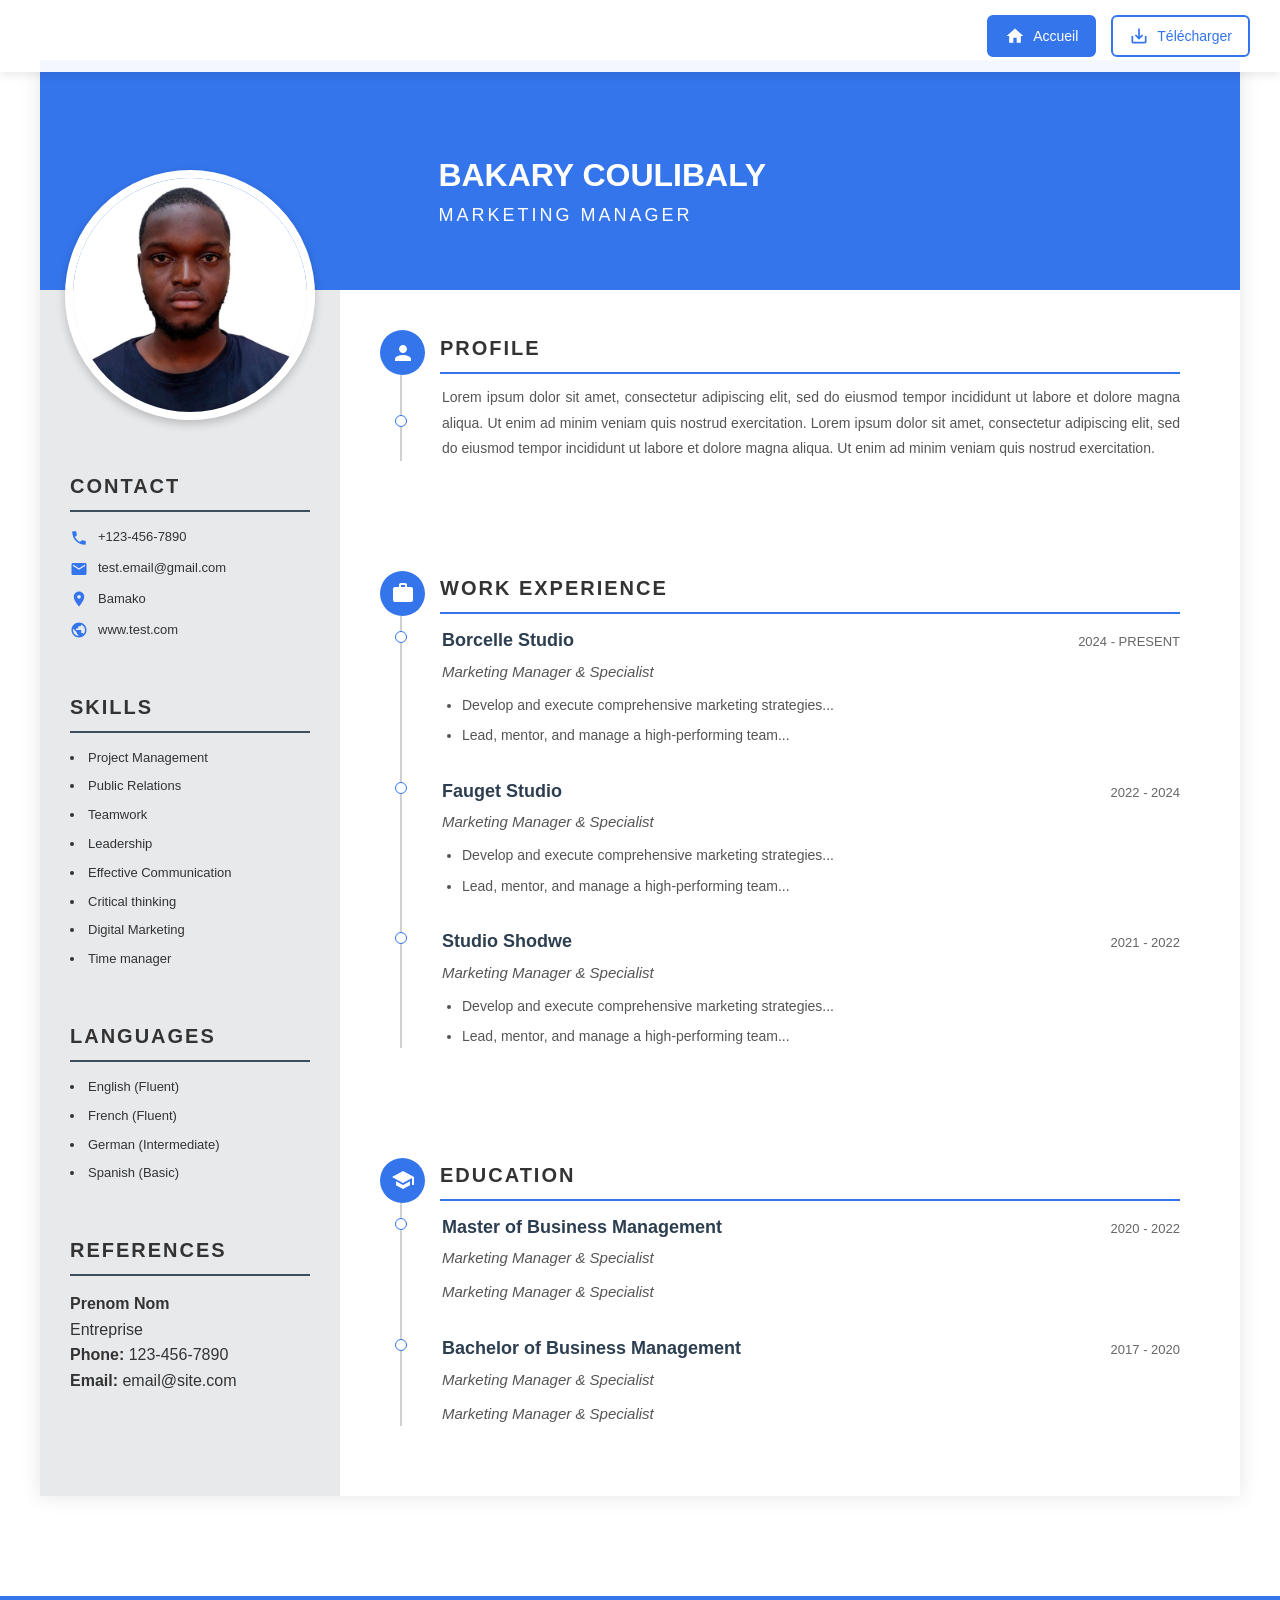
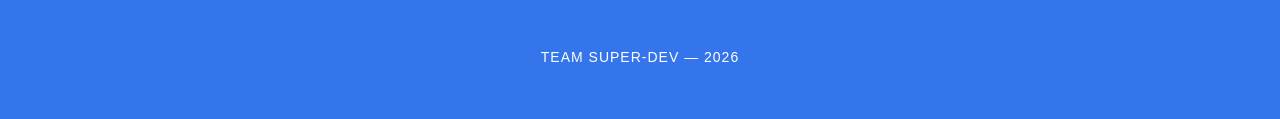
<file: coulibalyCv.html>
<!DOCTYPE html>
<html lang="en">

<head>
  <meta charset="UTF-8">
  <meta name="viewport" content="width=device-width, initial-scale=1.0">
  <title>CV - Bakary Coulibaly</title>
  <link rel="stylesheet" href="./css/coulibalyCv.css">
</head>

<body>
  <div class="container">
    <header>
      <a href="./index.html" class="b-back">
        <svg xmlns="http://www.w3.org/2000/svg" viewBox="0 0 24 24" fill="currentColor">
          <path d="M10 20v-6h4v6h5v-8h3L12 3 2 12h3v8z" />
        </svg>
        <span>Accueil</span>
      </a>

      <a href="#" class="b-download" onclick="showPrintInstructions(); return false;">
        <svg xmlns="http://www.w3.org/2000/svg" viewBox="0 0 24 24" fill="currentColor">
          <path
            d="M19 12v7H5v-7H3v7c0 1.1.9 2 2 2h14c1.1 0 2-.9 2-2v-7h-2zm-6 .67l2.59-2.58L17 11.5l-5 5-5-5 1.41-1.41L11 12.67V3h2z" />
        </svg>
        <span>Télécharger</span>
      </a>
    </header>
    <div class="content-header">
      <h1 class="name">BAKARY COULIBALY</h1>
      <p class="job-title">MARKETING MANAGER</p>
    </div>
    <main class="content">
      <aside class="sidebar">
        <div class="photo">
          <img src="./images/coulibaly.jpg" alt="Photo de profile">
        </div>

        <section class="section">
          <h2 class="section-title">CONTACT</h2>
          <div class="contact-item">
            <svg class="contact-icon" xmlns="http://www.w3.org/2000/svg" viewBox="0 0 24 24" fill="currentColor">
              <path
                d="M6.62 10.79c1.44 2.83 3.76 5.14 6.59 6.59l2.2-2.2c.27-.27.67-.36 1.02-.24 1.12.37 2.33.57 3.57.57.55 0 1 .45 1 1V20c0 .55-.45 1-1 1-9.39 0-17-7.61-17-17 0-.55.45-1 1-1h3.5c.55 0 1 .45 1 1 0 1.25.2 2.45.57 3.57.11.35.03.74-.25 1.02l-2.2 2.2z" />
            </svg>
            +123-456-7890
          </div>
          <div class="contact-item">
            <svg class="contact-icon" xmlns="http://www.w3.org/2000/svg" viewBox="0 0 24 24" fill="currentColor">
              <path
                d="M20 4H4c-1.1 0-1.99.9-1.99 2L2 18c0 1.1.9 2 2 2h16c1.1 0 2-.9 2-2V6c0-1.1-.9-2-2-2zm0 4l-8 5-8-5V6l8 5 8-5v2z" />
            </svg>
            test.email@gmail.com
          </div>
          <div class="contact-item">
            <svg class="contact-icon" xmlns="http://www.w3.org/2000/svg" viewBox="0 0 24 24" fill="currentColor">
              <path
                d="M12 2C8.13 2 5 5.13 5 9c0 5.25 7 13 7 13s7-7.75 7-13c0-3.87-3.13-7-7-7zm0 9.5c-1.38 0-2.5-1.12-2.5-2.5s1.12-2.5 2.5-2.5 2.5 1.12 2.5 2.5-1.12 2.5-2.5 2.5z" />
            </svg>
            Bamako
          </div>
          <div class="contact-item">
            <svg class="contact-icon" xmlns="http://www.w3.org/2000/svg" viewBox="0 0 24 24" fill="currentColor">
              <path
                d="M12 2C6.48 2 2 6.48 2 12s4.48 10 10 10 10-4.48 10-10S17.52 2 12 2zm-1 17.93c-3.95-.49-7-3.85-7-7.93 0-.62.08-1.21.21-1.79L9 15v1c0 1.1.9 2 2 2v1.93zm6.9-2.54c-.26-.81-1-1.39-1.9-1.39h-1v-3c0-.55-.45-1-1-1H8v-2h2c.55 0 1-.45 1-1V7h2c1.1 0 2-.9 2-2v-.41c2.93 1.19 5 4.06 5 7.41 0 2.08-.8 3.97-2.1 5.39z" />
            </svg>
            www.test.com
          </div>
        </section>

        <section class="section">
          <h2 class="section-title">SKILLS</h2>
          <ul class="list">
            <li>Project Management</li>
            <li>Public Relations</li>
            <li>Teamwork</li>
            <li>Leadership</li>
            <li>Effective Communication</li>
            <li>Critical thinking</li>
            <li>Digital Marketing</li>
            <li>Time manager</li>
          </ul>
        </section>

        <section class="section">
          <h2 class="section-title">LANGUAGES</h2>
          <ul class="list">
            <li>English (Fluent)</li>
            <li>French (Fluent)</li>
            <li>German (Intermediate)</li>
            <li>Spanish (Basic)</li>
          </ul>
        </section>

        <section class="section">
          <h2 class="section-title">REFERENCES</h2>
          <P><strong>Prenom Nom</strong></P>
          <p>Entreprise</p>
          <p><strong>Phone: </strong> 123-456-7890</p>
          <p><strong>Email: </strong> email@site.com</p>
        </section>
      </aside>

      <div class="main-content">

        <section class="profile-section">
          <div class="section-header">
            <span class="icon">
              <svg xmlns="http://www.w3.org/2000/svg" viewBox="0 0 24 24" fill="currentColor">
                <path
                  d="M12 12c2.21 0 4-1.79 4-4s-1.79-4-4-4-4 1.79-4 4 1.79 4 4 4zm0 2c-2.67 0-8 1.34-8 4v2h16v-2c0-2.66-5.33-4-8-4z" />
              </svg>
            </span>
            <h2 class="title">PROFILE</h2>
          </div>
          <div class="timeline">
            <div class="timeline-item" id="timeline-p">
              <div class="timeline-dot" id="dot-p"></div>
              <p class="text">Lorem ipsum dolor sit amet, consectetur adipiscing elit, sed do eiusmod tempor incididunt
                ut
                labore et dolore
                magna aliqua. Ut enim ad minim veniam quis nostrud exercitation. Lorem ipsum dolor sit amet, consectetur
                adipiscing elit, sed do eiusmod tempor incididunt ut labore et dolore magna aliqua. Ut enim ad minim
                veniam
                quis nostrud exercitation.
              </p>
            </div>
          </div>
        </section>

        <section class="experience-section">
          <div class="section-header">
            <span class="icon">
              <svg xmlns="http://www.w3.org/2000/svg" viewBox="0 0 24 24" fill="currentColor">
                <path
                  d="M20 6h-4V4c0-1.11-.89-2-2-2h-4c-1.11 0-2 .89-2 2v2H4c-1.11 0-1.99.89-1.99 2L2 19c0 1.11.89 2 2 2h16c1.11 0 2-.89 2-2V8c0-1.11-.89-2-2-2zm-6 0h-4V4h4v2z" />
              </svg>
            </span>
            <h2 class="title">WORK EXPERIENCE</h2>
          </div>

          <div class="timeline">

            <div class="timeline-item">
              <div class="timeline-dot"></div>
              <div class="timeline-content">
                <div class="item-header">
                  <h3>Borcelle Studio</h3>
                  <span class="date">2024 - PRESENT</span>
                </div>
                <p class="position">Marketing Manager & Specialist</p>
                <ul>
                  <li>Develop and execute comprehensive marketing strategies...</li>
                  <li>Lead, mentor, and manage a high-performing team...</li>
                </ul>
              </div>
            </div>

            <div class="timeline-item">
              <div class="timeline-dot"></div>
              <div class="timeline-content">
                <div class="item-header">
                  <h3>Fauget Studio</h3>
                  <span class="date">2022 - 2024</span>
                </div>
                <p class="position">Marketing Manager & Specialist</p>
                <ul>
                  <li>Develop and execute comprehensive marketing strategies...</li>
                  <li>Lead, mentor, and manage a high-performing team...</li>
                </ul>
              </div>
            </div>

            <div class="timeline-item">
              <div class="timeline-dot"></div>
              <div class="timeline-content">
                <div class="item-header">
                  <h3>Studio Shodwe</h3>
                  <span class="date">2021 - 2022</span>
                </div>
                <p class="position">Marketing Manager & Specialist</p>
                <ul>
                  <li>Develop and execute comprehensive marketing strategies...</li>
                  <li>Lead, mentor, and manage a high-performing team...</li>
                </ul>
              </div>
            </div>


          </div>
        </section>

        <section class="education-section">
          <div class="section-header">
            <span class="icon">
              <svg xmlns="http://www.w3.org/2000/svg" viewBox="0 0 24 24" fill="currentColor">
                <path d="M5 13.18v4L12 21l7-3.82v-4L12 17l-7-3.82zM12 3L1 9l11 6 9-4.91V17h2V9L12 3z" />
              </svg>
            </span>
            <h2 class="title">EDUCATION</h2>
          </div>

          <div class="timeline">

            <div class="timeline-item">
              <div class="timeline-dot"></div>
              <div class="timeline-content">
                <div class="item-header">
                  <h3>Master of Business Management</h3>
                  <span class="date">2020 - 2022</span>
                </div>
                <p class="position">Marketing Manager & Specialist</p>
                <p class="position">Marketing Manager & Specialist</p>
              </div>
            </div>

            <div class="timeline-item">
              <div class="timeline-dot"></div>
              <div class="timeline-content">
                <div class="item-header">
                  <h3>Bachelor of Business Management</h3>
                  <span class="date">2017 - 2020</span>
                </div>
                <p class="position">Marketing Manager & Specialist</p>
                <p class="position">Marketing Manager & Specialist</p>
              </div>
            </div>

          </div>
        </section>
      </div>
    </main>
  </div>

  <footer>
    <p>TEAM SUPER-DEV — 2026</p>
  </footer>

  <script>
    function showPrintInstructions() {

      window.print();

    }
  </script>

</body>

</html>
</file>
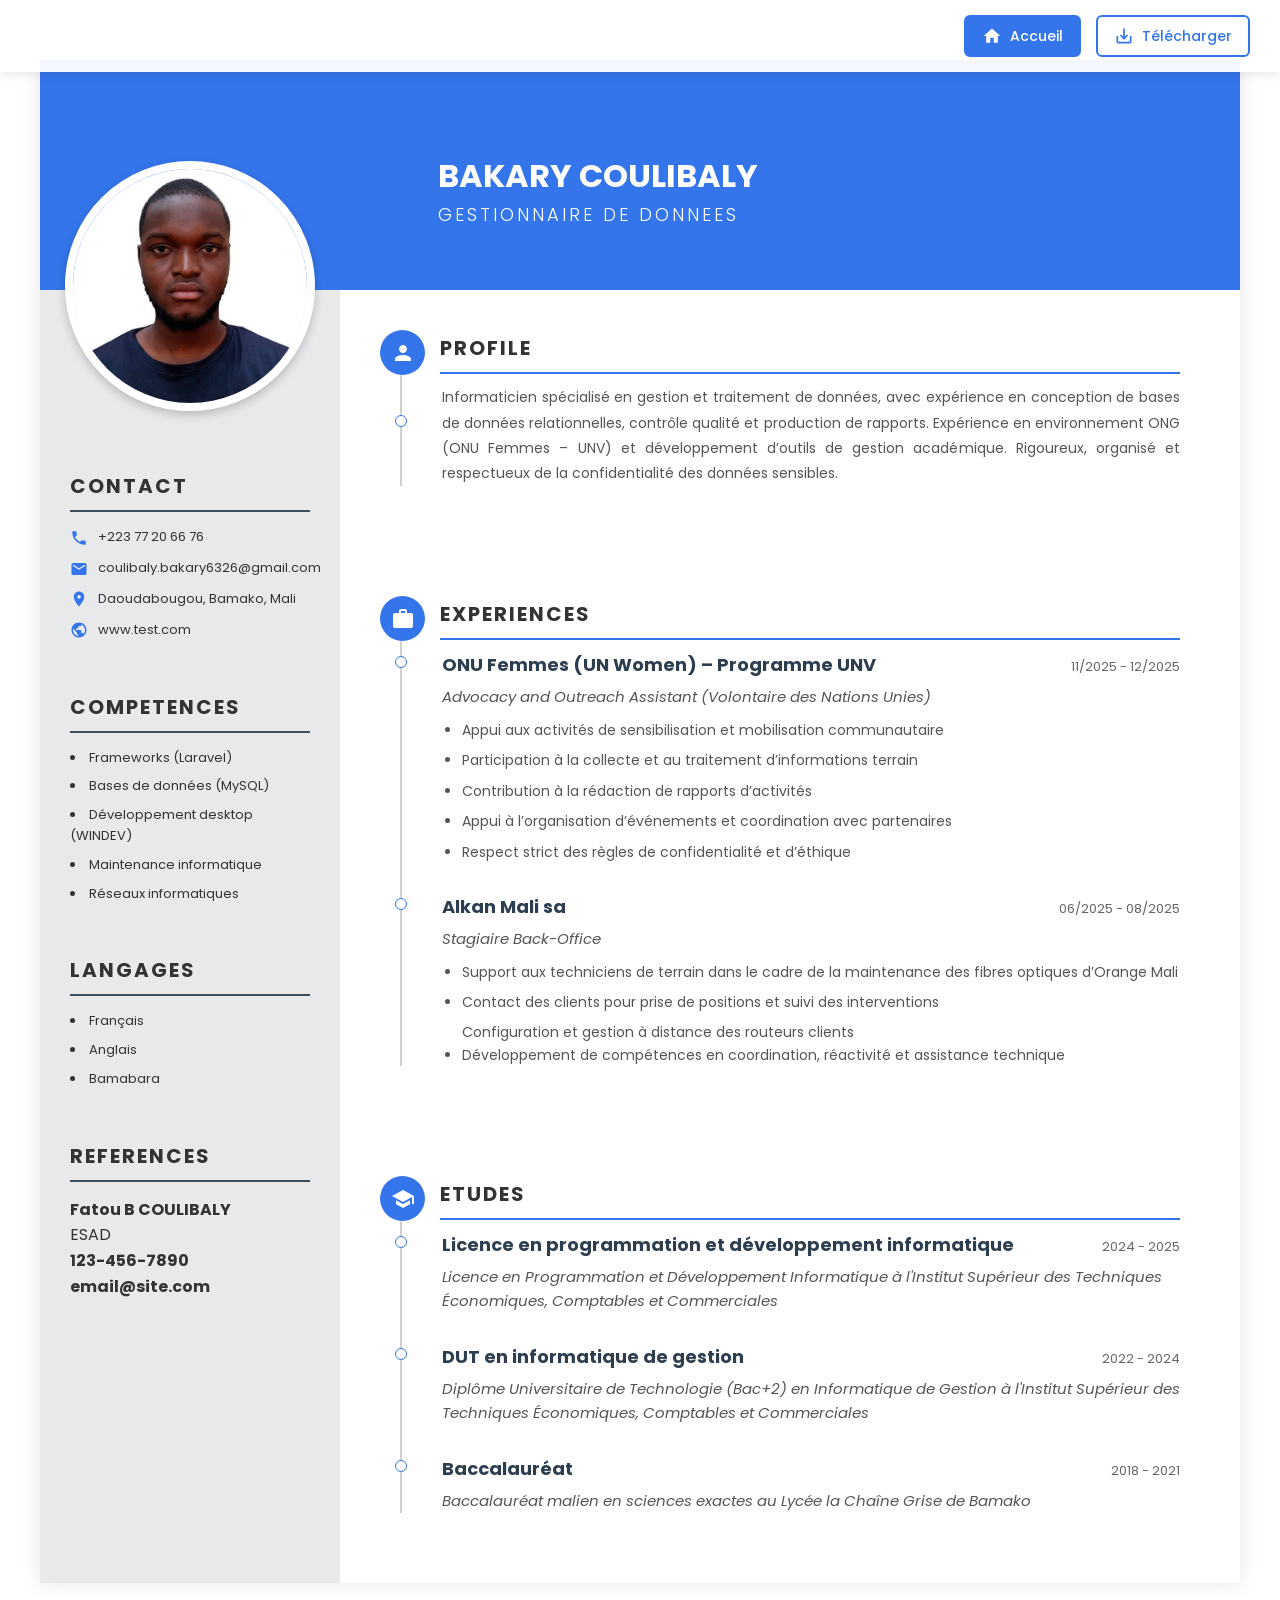
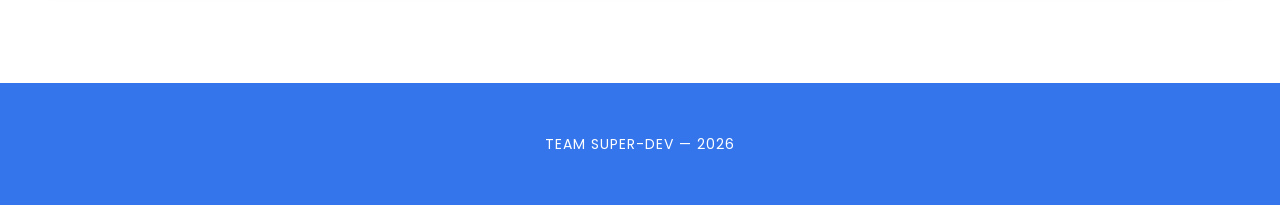
<file: cv-coulibaly.html>
<!DOCTYPE html>
<html lang="en">

<head>
  <meta charset="UTF-8">
  <meta name="viewport" content="width=device-width, initial-scale=1.0">
  <title>CV - Bakary Coulibaly</title>
  <link rel="stylesheet" href="./css/cv-coulibaly.css">
</head>

<body>
  <div class="container">
    <header>
      <a href="./index.html" class="b-back">
        <svg xmlns="http://www.w3.org/2000/svg" viewBox="0 0 24 24" fill="currentColor">
          <path d="M10 20v-6h4v6h5v-8h3L12 3 2 12h3v8z" />
        </svg>
        <span>Accueil</span>
      </a>

      <a id="download" class="b-download" onclick="downloadCv(); return false;">
        <svg xmlns="http://www.w3.org/2000/svg" viewBox="0 0 24 24" fill="currentColor">
          <path
            d="M19 12v7H5v-7H3v7c0 1.1.9 2 2 2h14c1.1 0 2-.9 2-2v-7h-2zm-6 .67l2.59-2.58L17 11.5l-5 5-5-5 1.41-1.41L11 12.67V3h2z" />
        </svg>
        <span>Télécharger</span>
      </a>
    </header>
    <div class="content-header">
      <h1 class="name">BAKARY COULIBALY</h1>
      <p class="job-title">GESTIONNAIRE DE DONNEES</p>
    </div>
    <main class="content">
      <aside class="sidebar">
        <div class="photo">
          <img src="./images/coulibaly.jpg" alt="Photo de profile">
        </div>

        <section class="section">
          <h2 class="section-title">CONTACT</h2>
          <div class="contact-item">
            <svg class="contact-icon" xmlns="http://www.w3.org/2000/svg" viewBox="0 0 24 24" fill="currentColor">
              <path
                d="M6.62 10.79c1.44 2.83 3.76 5.14 6.59 6.59l2.2-2.2c.27-.27.67-.36 1.02-.24 1.12.37 2.33.57 3.57.57.55 0 1 .45 1 1V20c0 .55-.45 1-1 1-9.39 0-17-7.61-17-17 0-.55.45-1 1-1h3.5c.55 0 1 .45 1 1 0 1.25.2 2.45.57 3.57.11.35.03.74-.25 1.02l-2.2 2.2z" />
            </svg>
            +223 77 20 66 76
          </div>
          <div class="contact-item">
            <svg class="contact-icon" xmlns="http://www.w3.org/2000/svg" viewBox="0 0 24 24" fill="currentColor">
              <path
                d="M20 4H4c-1.1 0-1.99.9-1.99 2L2 18c0 1.1.9 2 2 2h16c1.1 0 2-.9 2-2V6c0-1.1-.9-2-2-2zm0 4l-8 5-8-5V6l8 5 8-5v2z" />
            </svg>
            coulibaly.bakary6326@gmail.com
          </div>
          <div class="contact-item">
            <svg class="contact-icon" xmlns="http://www.w3.org/2000/svg" viewBox="0 0 24 24" fill="currentColor">
              <path
                d="M12 2C8.13 2 5 5.13 5 9c0 5.25 7 13 7 13s7-7.75 7-13c0-3.87-3.13-7-7-7zm0 9.5c-1.38 0-2.5-1.12-2.5-2.5s1.12-2.5 2.5-2.5 2.5 1.12 2.5 2.5-1.12 2.5-2.5 2.5z" />
            </svg>
            Daoudabougou, Bamako, Mali
          </div>
          <div class="contact-item">
            <svg class="contact-icon" xmlns="http://www.w3.org/2000/svg" viewBox="0 0 24 24" fill="currentColor">
              <path
                d="M12 2C6.48 2 2 6.48 2 12s4.48 10 10 10 10-4.48 10-10S17.52 2 12 2zm-1 17.93c-3.95-.49-7-3.85-7-7.93 0-.62.08-1.21.21-1.79L9 15v1c0 1.1.9 2 2 2v1.93zm6.9-2.54c-.26-.81-1-1.39-1.9-1.39h-1v-3c0-.55-.45-1-1-1H8v-2h2c.55 0 1-.45 1-1V7h2c1.1 0 2-.9 2-2v-.41c2.93 1.19 5 4.06 5 7.41 0 2.08-.8 3.97-2.1 5.39z" />
            </svg>
            www.test.com
          </div>
        </section>

        <section class="section">
          <h2 class="section-title">COMPETENCES</h2>
          <ul class="list">
            <li>Frameworks (Laravel)</li>
            <li>Bases de données (MySQL)</li>
            <li>Développement desktop (WINDEV)</li>
            <li>Maintenance informatique</li>
            <li>Réseaux informatiques</li>
          </ul>
        </section>

        <section class="section">
          <h2 class="section-title">LANGAGES</h2>
          <ul class="list">
            <li>Français</li>
            <li>Anglais</li>
            <li>Bamabara</li>
          </ul>
        </section>

        <section class="section">
          <h2 class="section-title">REFERENCES</h2>
          <P><strong>Fatou B COULIBALY</strong></P>
          <p>ESAD</p>
          <p><strong>123-456-7890</strong></p>
          <p><strong>email@site.com</strong></p>
        </section>
      </aside>

      <div class="main-content">

        <section class="profile-section">
          <div class="section-header">
            <span class="icon">
              <svg xmlns="http://www.w3.org/2000/svg" viewBox="0 0 24 24" fill="currentColor">
                <path
                  d="M12 12c2.21 0 4-1.79 4-4s-1.79-4-4-4-4 1.79-4 4 1.79 4 4 4zm0 2c-2.67 0-8 1.34-8 4v2h16v-2c0-2.66-5.33-4-8-4z" />
              </svg>
            </span>
            <h2 class="title">PROFILE</h2>
          </div>
          <div class="timeline">
            <div class="timeline-item" id="timeline-p">
              <div class="timeline-dot" id="dot-p"></div>
              <p class="text">Informaticien spécialisé en gestion et traitement de données, avec expérience en
                conception de bases de données relationnelles, contrôle qualité et production de rapports. Expérience en
                environnement ONG (ONU Femmes – UNV) et développement d’outils de gestion académique. Rigoureux,
                organisé et respectueux de la confidentialité des données sensibles.
              </p>
            </div>
          </div>
        </section>

        <section class="experience-section">
          <div class="section-header">
            <span class="icon">
              <svg xmlns="http://www.w3.org/2000/svg" viewBox="0 0 24 24" fill="currentColor">
                <path
                  d="M20 6h-4V4c0-1.11-.89-2-2-2h-4c-1.11 0-2 .89-2 2v2H4c-1.11 0-1.99.89-1.99 2L2 19c0 1.11.89 2 2 2h16c1.11 0 2-.89 2-2V8c0-1.11-.89-2-2-2zm-6 0h-4V4h4v2z" />
              </svg>
            </span>
            <h2 class="title">EXPERIENCES</h2>
          </div>

          <div class="timeline">

            <div class="timeline-item">
              <div class="timeline-dot"></div>
              <div class="timeline-content">
                <div class="item-header">
                  <h3>ONU Femmes (UN Women) – Programme UNV</h3>
                  <span class="date">11/2025 - 12/2025</span>
                </div>
                <p class="position">Advocacy and Outreach Assistant (Volontaire des Nations Unies)</p>
                <ul>
                  <li>Appui aux activités de sensibilisation et mobilisation communautaire</li>
                  <li>Participation à la collecte et au traitement d’informations terrain</li>
                  <li>Contribution à la rédaction de rapports d’activités</li>
                  <li>Appui à l’organisation d’événements et coordination avec partenaires</li>
                  <li>Respect strict des règles de confidentialité et d’éthique</li>
                </ul>
              </div>
            </div>

            <div class="timeline-item">
              <div class="timeline-dot"></div>
              <div class="timeline-content">
                <div class="item-header">
                  <h3>Alkan Mali sa</h3>
                  <span class="date">06/2025 - 08/2025</span>
                </div>
                <p class="position">Stagiaire Back-Office</p>
                <ul>
                  <li>Support aux techniciens de terrain dans le cadre de la maintenance des fibres optiques d’Orange

                    Mali</li>
                  <li>Contact des clients pour prise de positions et suivi des interventions</li>
                  Configuration et gestion à distance des routeurs clients
                  <li>Développement de compétences en coordination, réactivité et assistance technique</li>
                </ul>
              </div>
            </div>
          </div>
        </section>

        <section class="education-section">
          <div class="section-header">
            <span class="icon">
              <svg xmlns="http://www.w3.org/2000/svg" viewBox="0 0 24 24" fill="currentColor">
                <path d="M5 13.18v4L12 21l7-3.82v-4L12 17l-7-3.82zM12 3L1 9l11 6 9-4.91V17h2V9L12 3z" />
              </svg>
            </span>
            <h2 class="title">ETUDES</h2>
          </div>

          <div class="timeline">

            <div class="timeline-item">
              <div class="timeline-dot"></div>
              <div class="timeline-content">
                <div class="item-header">
                  <h3>Licence en programmation et développement informatique</h3>
                  <span class="date">2024 - 2025</span>
                </div>
                <p class="position">Licence en Programmation et Développement Informatique à l'Institut Supérieur des Techniques Économiques, Comptables et Commerciales</p>
              </div>
            </div>

            <div class="timeline-item">
              <div class="timeline-dot"></div>
              <div class="timeline-content">
                <div class="item-header">
                  <h3>DUT en informatique de gestion</h3>
                  <span class="date">2022 - 2024</span>
                </div>
                <p class="position">Diplôme Universitaire de Technologie (Bac+2) en Informatique de Gestion à l'Institut Supérieur des Techniques Économiques, Comptables et Commerciales</p>
              </div>
            </div>

            <div class="timeline-item">
              <div class="timeline-dot"></div>
              <div class="timeline-content">
                <div class="item-header">
                  <h3>Baccalauréat</h3>
                  <span class="date">2018 - 2021</span>
                </div>
                <p class="position">Baccalauréat malien en sciences exactes au Lycée la Chaîne Grise de Bamako </p>
              </div>
            </div>

          </div>
        </section>
      </div>
    </main>
  </div>

  <footer>
    <p>TEAM SUPER-DEV — 2026</p>
  </footer>
<script src="./js/cv-coulibaly.js"></script>
</body>

</html>
</file>
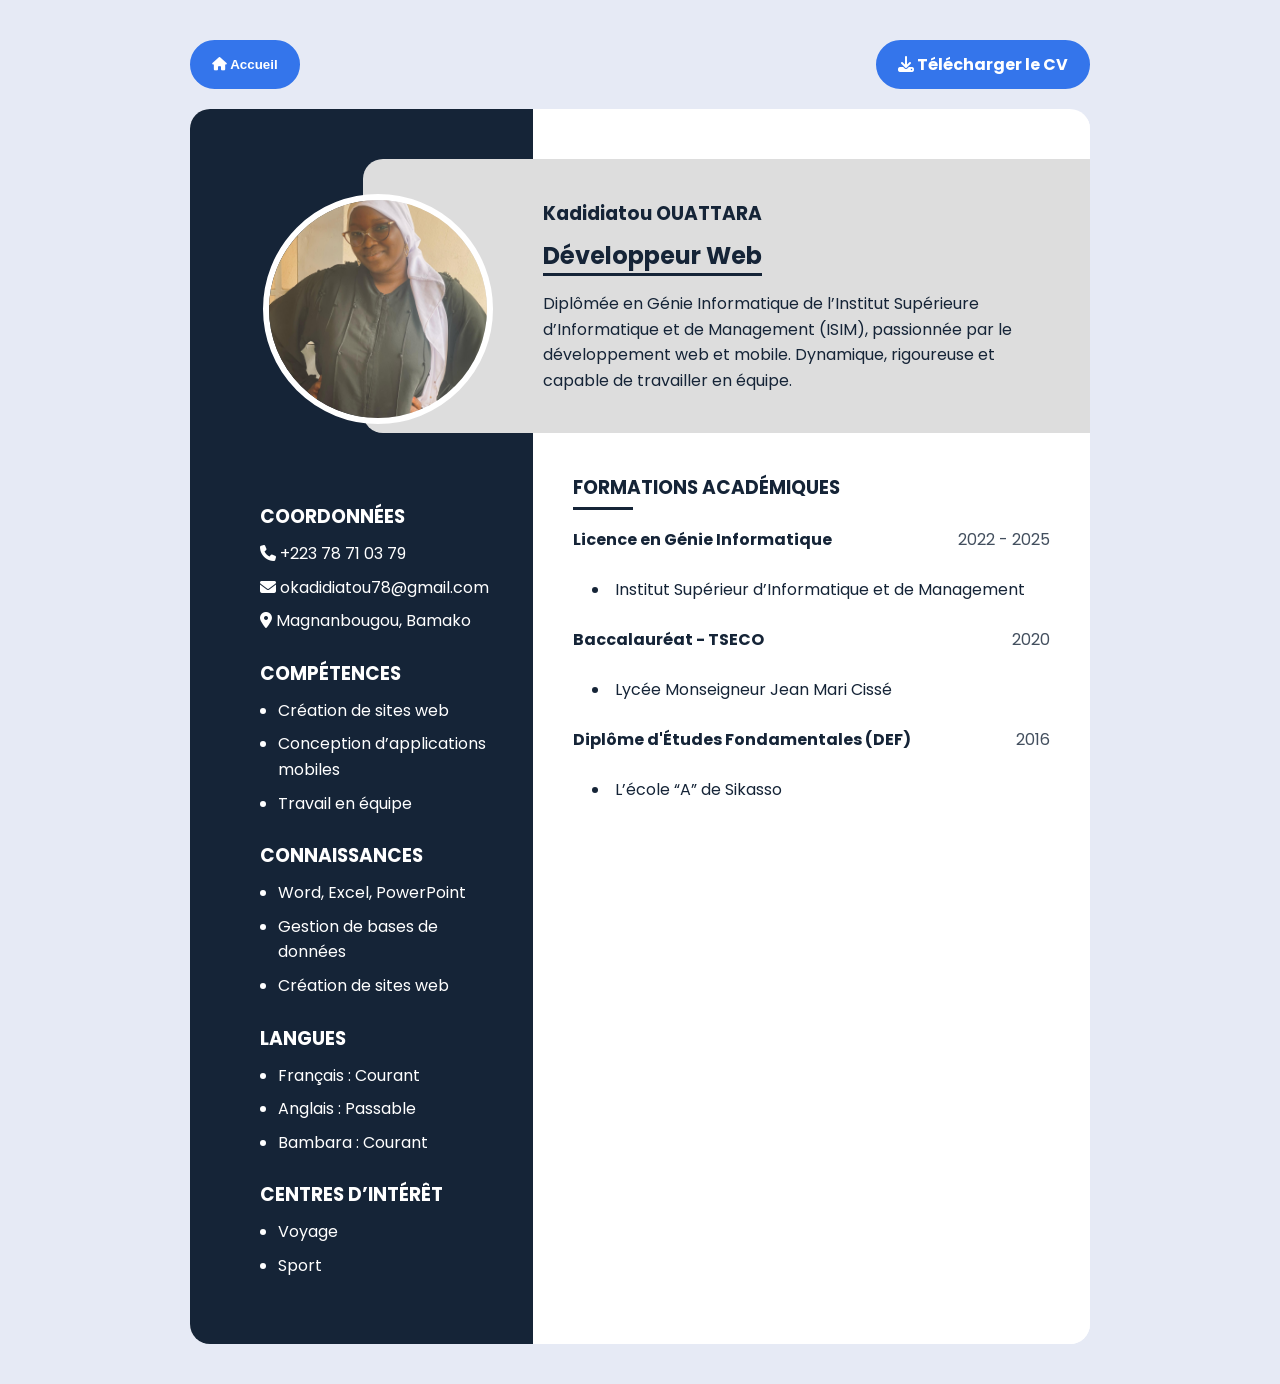
<file: cv-kadidiatou-ouattara.html>
<!DOCTYPE html>
<html lang="fr">

<head>
    <meta charset="UTF-8">
    <title>CV - Kadidiatou OUATTARA</title>
    <meta name="viewport" content="width=device-width, initial-scale=1.0">
    <link rel="stylesheet" href="css/cv-kadidia.css">
    <link rel="stylesheet" href="https://cdnjs.cloudflare.com/ajax/libs/font-awesome/6.5.0/css/all.min.css">
     <link href="https://fonts.googleapis.com/css2?family=Poppins:wght@300;400;500;600;700&display=swap" rel="stylesheet">
     
</head>

<body>

    <header class="barre-boutons">
       
        <button class="bouton bouton-accueil" onclick="retourAccueil()">
         <i class="fa-solid fa-house"></i> Accueil
        </button>

       <a href="All-CVs/CV - Kadidiatou OUATTARA.pdf"  download class="bouton bouton-telecharger" onclick="afficherMessage()"> 
        <i class="fa-solid fa-download"></i> Télécharger le CV </a>
    </header>

    <p id="message-telechargement"></p>

    <main class="conteneur-cv">

     
        <aside class="colonne-gauche">

            <section>
                <h3>COORDONNÉES</h3>
                <p><i class="fa-solid fa-phone"></i> +223 78 71 03 79</p>
                <p><i class="fa-solid fa-envelope"></i> okadidiatou78@gmail.com</p>
                <p><i class="fa-solid fa-location-dot"></i> Magnanbougou, Bamako</p>
            </section>

            <section>
                <h3>COMPÉTENCES</h3>
                <ul>
                    <li>Création de sites web</li>
                    <li>Conception d’applications mobiles</li>
                    <li>Travail en équipe</li>
                </ul>
            </section>
            <section>
                <h3>CONNAISSANCES</h3>
                <ul>
                    <li>Word, Excel, PowerPoint</li>
                    <li>Gestion de bases de données</li>
                    <li>Création de sites web</li>
                </ul>
            </section>

            <section>
                <h3>LANGUES</h3>
                <ul>
                    <li>Français : Courant</li>
                    <li>Anglais : Passable</li>
                    <li>Bambara : Courant</li>
                </ul>
            </section>

            <section>
                <h3>CENTRES D’INTÉRÊT</h3>
                <ul>
                    <li>Voyage</li>
                    <li>Sport</li>
                </ul>
            </section>

        </aside>

       
        <section class="colonne-droite">

         
            <section class="entete">

                <div class="photo-profil">
                    <img src="images/dija.jpeg.jpeg" alt="Photo de Kadidiatou">
                </div>

                <div class="texte-entete">
                    <h1>Kadidiatou OUATTARA</h1>
                    <h2>Développeur Web</h2>
                    <p>
                        Diplômée en Génie Informatique de l’Institut Supérieure d’Informatique et de Management (ISIM), 
                        passionnée par le développement web et mobile. 
                        Dynamique, rigoureuse et capable de travailler en équipe.
                    </p>
                </div>

            </section>

          
            <section class="formations">
                <h3>FORMATIONS ACADÉMIQUES</h3>

                <article class="bloc-formation">
                    <div class="ligne-formation">
                        <h4>Licence en Génie Informatique</h4>
                        <span>2022 - 2025</span>
                    </div>
                    <li>Institut Supérieur d’Informatique et de Management</li>
                </article>

                <article class="bloc-formation">
                    <div class="ligne-formation">
                        <h4>Baccalauréat - TSECO</h4>
                        <span>2020</span>
                    </div>
                    <li>Lycée Monseigneur Jean Mari Cissé</li>
                </article>

                <article class="bloc-formation">
                    <div class="ligne-formation">
                        <h4>Diplôme d'Études Fondamentales (DEF)</h4>
                        <span>2016</span>
                    </div>
                    <li>L’école “A” de Sikasso</li>
                </article>

            </section>

        </section>

    </main>

    <script src="./js/cv_kadidiatou_ouattara.js"></script>
</body>

</html>
</file>
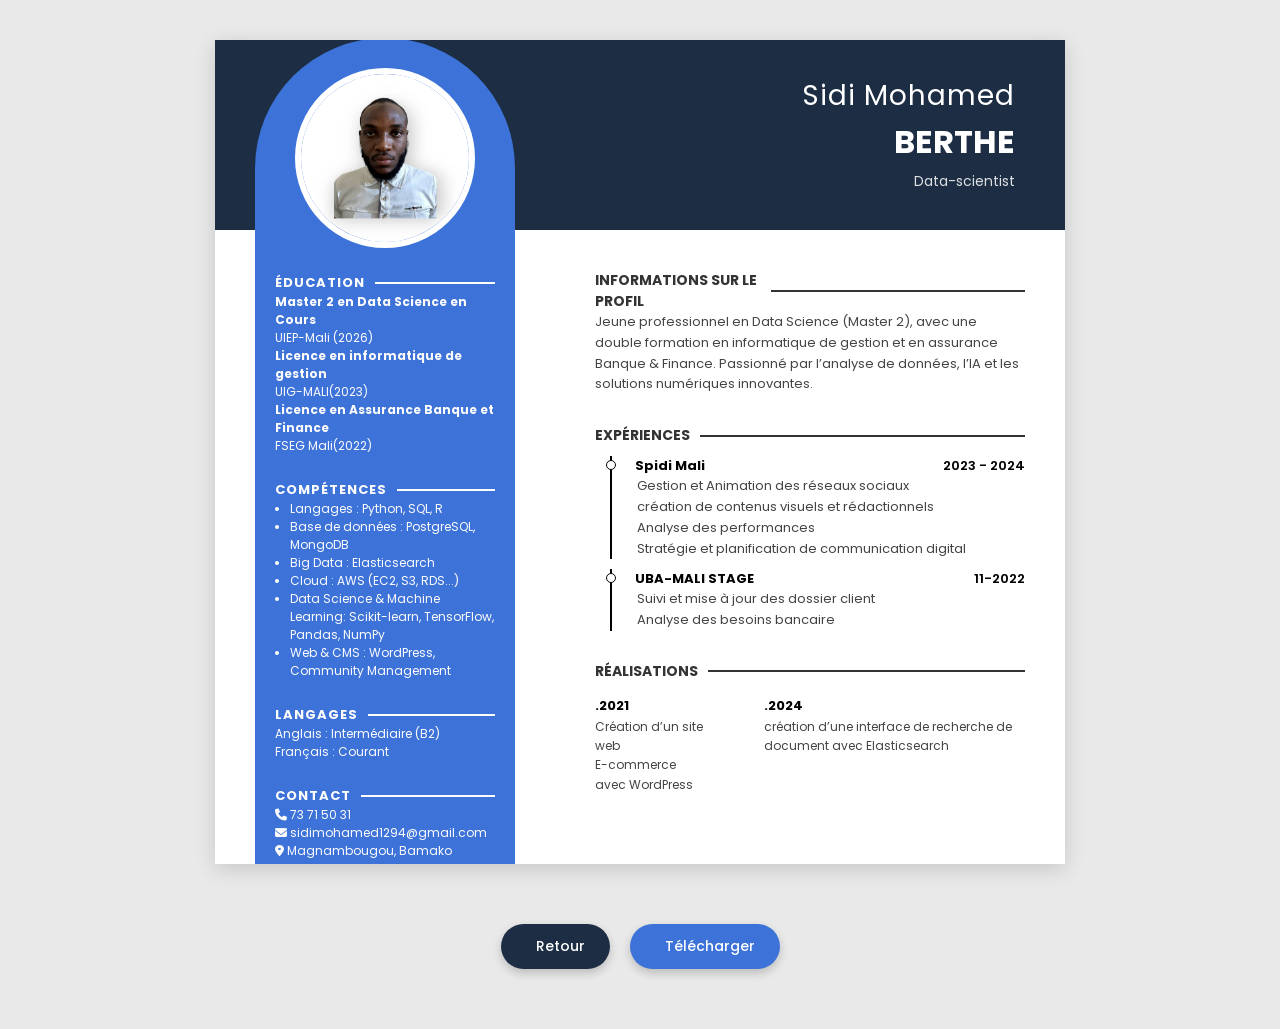
<file: cv-sidi.html>
<!DOCTYPE html>
<html lang="fr">
<head>
<meta charset="UTF-8">
<meta name="viewport" content="width=device-width, initial-scale=1.0">
<link rel="stylesheet" href="https://cdnjs.cloudflare.com/ajax/libs/font-awesome/6.5.1/css/all.min.css">
<title>CV - Sidi Mohamed Berthe</title>

<link rel="stylesheet" href="css/cv-sidi.css">

<!-- Police Poppins -->
<link href="https://fonts.googleapis.com/css2?family=Poppins:wght@300;400;500;600;700&display=swap" rel="stylesheet">

</head>

<body>


<div class="cv-container">

<!-- HEADER -->
<div class="header">
    <div class="header-content">
        <h1>
            <span class="firstname">Sidi Mohamed</span><br>
            <span class="lastname">BERTHE</span>
        </h1>
        <p class="job">Data-scientist</p>
    </div>
</div>


<!-- SIDEBAR -->
<div class="sidebar">

<div class="photo-container">
<img src="images/SIDI_photo - Copie.jpg" alt="photo">
</div>
<div class="section">
    <div class="tiret"><h3>ÉDUCATION</h3> <hr></div>



<p><strong>Master 2 en Data Science en Cours</strong><br>
UIEP-Mali (2026)</p>

<p><strong>Licence en informatique de gestion</strong><br>
UIG-MALI(2023)</p>

<p><strong>Licence en Assurance Banque et Finance</strong><br>
FSEG Mali(2022)</p>

</div>


<div class="section">
    <div class="tiret"><h3>COMPÉTENCES</h3> <hr></div>


<ul>
<li>Langages : Python, SQL, R</li>
<li>Base de données : PostgreSQL, MongoDB</li>
<li>Big Data : Elasticsearch </li>
<li>Cloud : AWS (EC2, S3, RDS...)</li>
<li>Data Science & Machine Learning: Scikit-learn, TensorFlow, Pandas, NumPy </li>
<li>Web & CMS : WordPress, Community Management</li>
</ul>

</div>


<div class="section">
    <div class="tiret"><h3>LANGAGES</h3> <hr></div>

<p>Anglais : Intermédiaire (B2)</p>
<p>Français : Courant</p>

</div>


<div class="section">
    <div class="tiret"><h3>CONTACT</h3> <hr></div>



<p><i class="fa-solid fa-phone"></i> 73 71 50 31</p>
<p><i class="fa-solid fa-envelope"></i> sidimohamed1294@gmail.com</p>
<p><i class="fa-solid fa-location-dot"></i> Magnambougou, Bamako</p>

</div>

</div>



<!-- CONTENU PRINCIPAL -->

<div class="content">

<section>
<div class="tiret"><h3>INFORMATIONS SUR LE PROFIL</h3> <hr></div>


<p>
Jeune professionnel en Data Science (Master 2), avec une double formation en informatique de gestion et en assurance Banque & Finance. Passionné par l’analyse de données, l’IA et les solutions numériques innovantes.
</p>

</section>


<section>


<div class="tiret"><h3>EXPÉRIENCES</h3> <hr></div>

<div class="experience">

<div class="exp-header">
<h4>Spidi Mali</h4>
<span >2023 - 2024</span>
</div>

<p class="fleche">
Gestion et Animation des réseaux sociaux<br>
création de contenus visuels et rédactionnels<br>
Analyse des performances<br>
Stratégie et planification de communication digital
</p>

</div>


<div class="experience">

<div class="exp-header">
<h4>UBA-MALI STAGE</h4>
<span>11-2022</span>
</div>

<p class="fleche">
Suivi et mise à jour des dossier client<br>
Analyse des besoins bancaire
</p>

</div>

</section>


<section>

<div class="tiret"><h3>RÉALISATIONS</h3> <hr></div>

<div class="realisation">

<div>
<strong>.2021</strong>
<p>Création d’un site web<br>E-commerce avec WordPress</p>
</div>

<div>
<strong>.2024</strong>
<p>création d’une interface de recherche de document avec Elasticsearch</p>
</div>

</div>

</section>

</div>
</div>
<footer class="cv-footer">
<div class="cv-actions">
<a href="index.html" class="btn-back">
<svg xmlns="http://www.w3.org/2000/svg" viewBox="0 0 24 24" fill="currentColor">
<path d="M10 20v-6h4v6h5v-8h3L12 3 2 12h3v8z"/>
</svg>
<span>Retour</span>
</a>
<a href="#"class="b-download" onclick="downloadCV()">
<svg xmlns="http://www.w3.org/2000/svg" viewBox="0 0 24 24" fill="currentColor">
<path d="M19 12v7H5v-7H3v7c0 1.1.9 2 2 2h14c1.1 0 2-.9 2-2v-7h-2zm-6 .67l2.59-2.58L17 11.5l-5 5-5-5 1.41-1.41L11 12.67V3h2z"/>
</svg>
<span>Télécharger</span>
</a>
</div>
</footer>

<script>
        function downloadCV() {

    const link = document.createElement("a");
    link.href = "all-cvs/CV_Sidi_Mohamed.pdf";
    link.download = "Sidi_Mohamed_Berthe_CV.pdf";

    document.body.appendChild(link);
    link.click();
    document.body.removeChild(link);
    // message après téléchargement
    setTimeout(function(){
    alert("✅ Votre CV a été téléchargé avec succès !");
    },500);

   
    
}
</script>
<script src="js/cv-sidi-animation.js"></script>

</body>
</html>
</file>
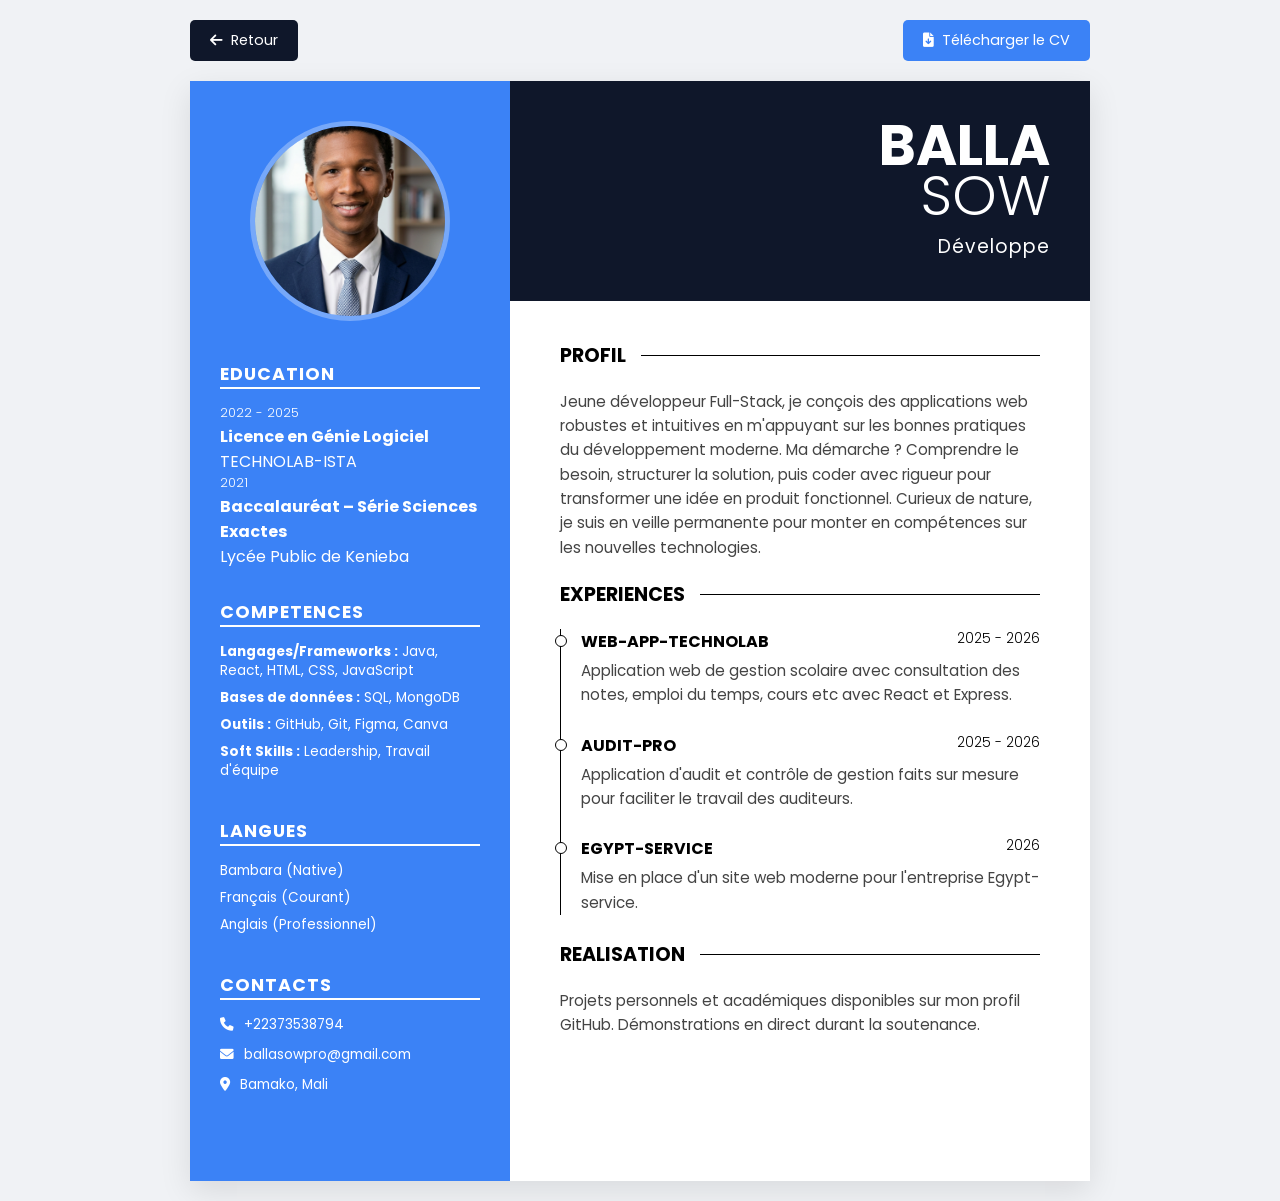
<file: cv_balla.html>
<!DOCTYPE html>
<html lang="fr">
<head>
    <meta charset="UTF-8">
    <meta name="viewport" content="width=device-width, initial-scale=1.0">
    <title>CV Balla Sow - Complet</title>
    <link href="https://fonts.googleapis.com/css2?family=Poppins:wght@300;400;600;700&display=swap" rel="stylesheet">
    <link rel="stylesheet" href="https://cdnjs.cloudflare.com/ajax/libs/font-awesome/6.0.0/css/all.min.css">
    <link rel="stylesheet" href="css/cv_balla.css">
</head>
<body>

    <div class="actions-bar">
        <a href="index.html" class="btn-nav"><i class="fas fa-arrow-left"></i> Retour</a>
        <a href="All CVs/Balla-cv.pdf" download="CV_Balla_Sow.pdf" class="btn-nav btn-download">
            <i class="fas fa-file-download"></i> Télécharger le CV
        </a>
    </div>

    <div class="cv-container" id="cv-content">
        <aside class="sidebar">
            <div class="profile-img-container">
                <img src="images/balla-sow.png" alt="Balla Sow">
            </div>

            <section class="sidebar-section">
                <h2>EDUCATION</h2>
                <div class="item">
                    <p class="years">2022 - 2025</p>
                    <p class="bold">Licence en Génie Logiciel</p>
                    <p>TECHNOLAB-ISTA</p>
                </div>
                <div class="item">
                    <p class="years">2021</p>
                    <p class="bold">Baccalauréat – Série Sciences Exactes</p>
                    <p>Lycée Public de Kenieba</p>
                </div>
            </section>

            <section class="sidebar-section">
                <h2>COMPETENCES</h2>
                <ul>
                    <li><span class="bold">Langages/Frameworks :</span> Java, React, HTML, CSS, JavaScript</li>
                    <li><span class="bold">Bases de données :</span> SQL, MongoDB</li>
                    <li><span class="bold">Outils :</span> GitHub, Git, Figma, Canva</li>
                    <li><span class="bold">Soft Skills :</span> Leadership, Travail d'équipe</li>
                </ul>
            </section>

            <section class="sidebar-section">
                <h2>LANGUES</h2>
                <ul>
                    <li>Bambara (Native)</li>
                    <li>Français (Courant)</li>
                    <li>Anglais (Professionnel)</li>
                </ul>
            </section>

            <section class="sidebar-section">
                <h2>CONTACTS</h2>
                <div class="contact-info">
                    <p><i class="fas fa-phone"></i> +22373538794</p>
                    <p><i class="fas fa-envelope"></i> ballasowpro@gmail.com</p>
                    <p><i class="fas fa-map-marker-alt"></i> Bamako, Mali</p>
                </div>
            </section>
        </aside>

        <main class="main-content">
            <header class="main-header">
                <h1>Balla <br><span>Sow</span></h1>
                <h3 id="typing-text">Développeur Full-Stack Junior</h3>
            </header>

            <section class="content-section">
                <h2 class="section-title">PROFIL</h2>
                <p>Jeune développeur Full-Stack, je conçois des applications web robustes et intuitives en m'appuyant sur les bonnes pratiques du développement moderne. Ma démarche ? Comprendre le besoin, structurer la solution, puis coder avec rigueur pour transformer une idée en produit fonctionnel. Curieux de nature, je suis en veille permanente pour monter en compétences sur les nouvelles technologies.</p>
            </section>

            <section class="content-section">
                <h2 class="section-title">EXPERIENCES</h2>
                <div class="timeline">
                    <div class="timeline-item">
                        <div class="timeline-header">
                            <span class="bold">WEB-APP-TECHNOLAB</span>
                            <span class="date">2025 - 2026</span>
                        </div>
                        <p>Application web de gestion scolaire avec consultation des notes, emploi du temps, cours etc avec React et Express.</p>
                    </div>
                    <div class="timeline-item">
                        <div class="timeline-header">
                            <span class="bold">AUDIT-PRO</span>
                            <span class="date">2025 - 2026</span>
                        </div>
                        <p>Application d'audit et contrôle de gestion faits sur mesure pour faciliter le travail des auditeurs.</p>
                    </div>
                    <div class="timeline-item">
                        <div class="timeline-header">
                            <span class="bold">EGYPT-SERVICE</span>
                            <span class="date">2026</span>
                        </div>
                        <p>Mise en place d'un site web moderne pour l'entreprise Egypt-service.</p>
                    </div>
                </div>
            </section>

            <section class="content-section">
                <h2 class="section-title">REALISATION</h2>
                <p>Projets personnels et académiques disponibles sur mon profil GitHub. Démonstrations en direct durant la soutenance.</p>
            </section>
        </main>
    </div>

    <script src="js/cv-balla.js"></script>
</body>
</html>
</file>
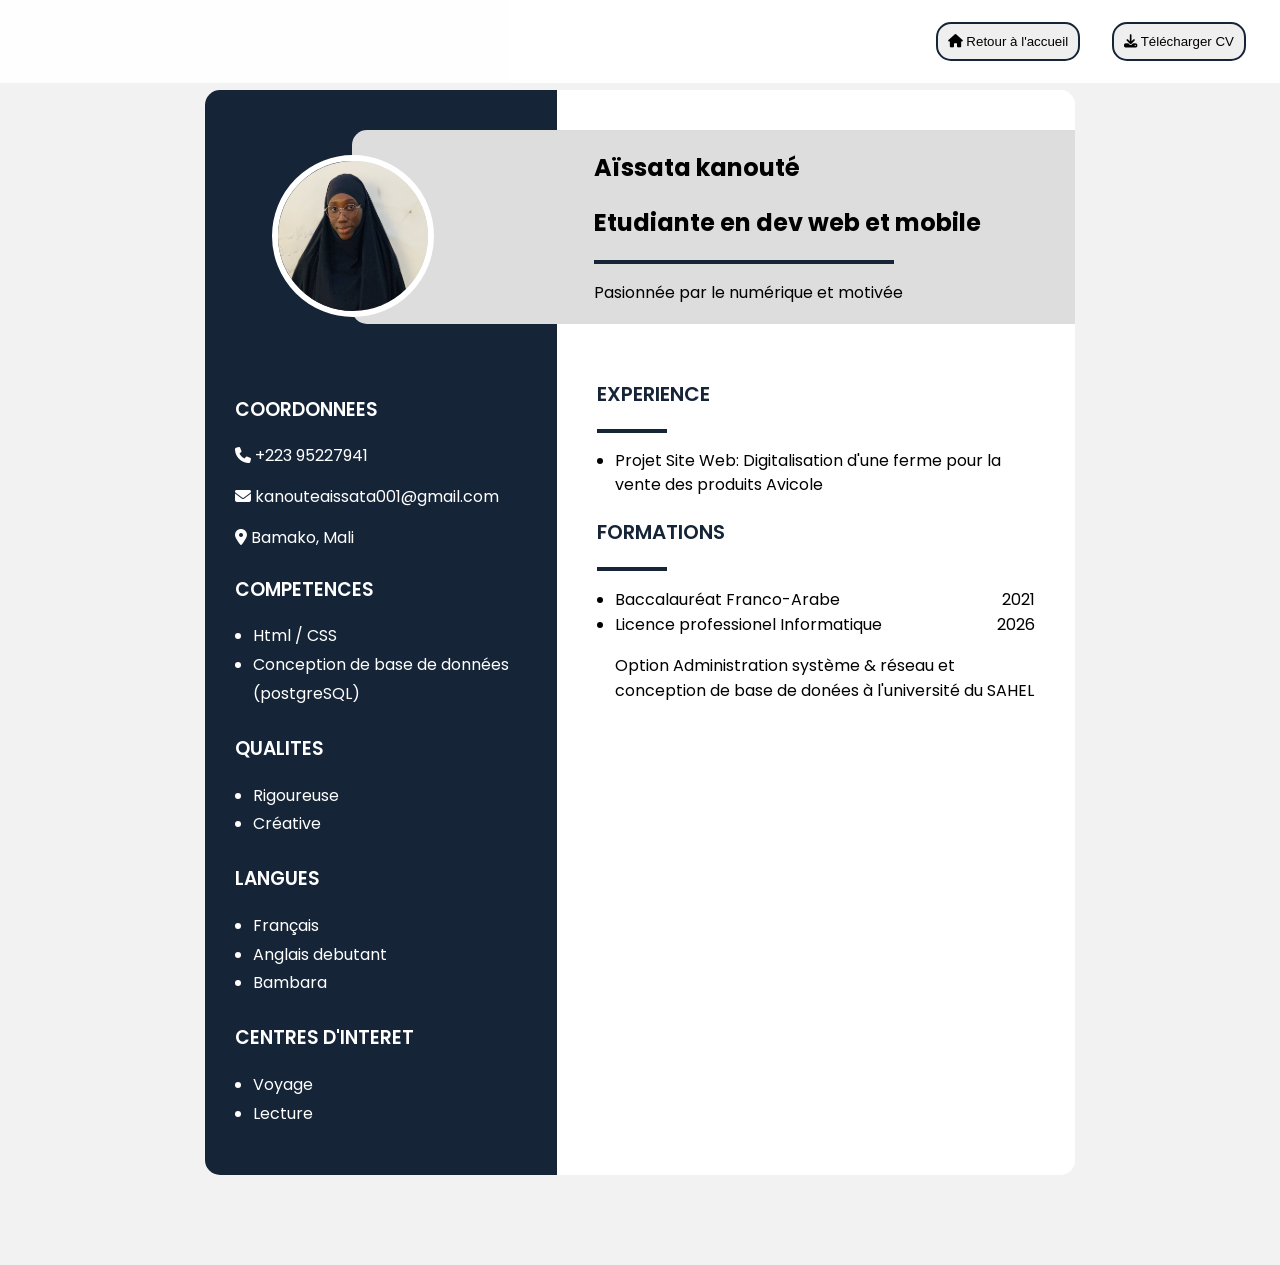
<file: cv_kanoute.html>
<!DOCTYPE html>
<html lang="fr">
<head>
    <meta charset="UTF-8">
    <title>CV-KANOUTE</title>
  
    <link rel="stylesheet" href="css/cv-kanoute.css">
    <link rel="stylesheet" href="https://cdnjs.cloudflare.com/ajax/libs/font-awesome/6.5.0/css/all.min.css">
    <link href="https://fonts.googleapis.com/css2?family=Poppins:wght@300;400;500;600;700&display=swap"
        rel="stylesheet">

   

</head>

<body>
    <header>
   <a href="index.html"><button><i class="fa-solid fa-house"></i> Retour à l'accueil</button></a>
     <a href="all-cvs/AISSATA_KANOUTE_CV.pdf" download id="downloadCV">
<button>
<i class="fa-solid fa-download"></i> Télécharger CV
</button>
</a>
</header>
    <main class="container">
        <section class="gauche">
                
            <section>
                <h3>COORDONNEES</h3>
                <P><i class="fa-solid fa-phone"></i> +223 95227941</P>
                <P><i class="fa-solid fa-envelope"></i>  kanouteaissata001@gmail.com</P>
                <P><i class="fa-solid fa-location-dot"></i> Bamako, Mali</P>

                <h3>COMPETENCES</h3>
                <ul>
                    <li>Html / CSS</li>
                    <li>Conception de base de données (postgreSQL)</li>
                </ul>
                <h3>QUALITES</h3>
                <ul>
                    <li>Rigoureuse</li>
                    <li>Créative</li>
                </ul>
                <h3>LANGUES</h3>
                <ul>
                    <li>Français</li>
                    <li>Anglais debutant</li>
                    <li>Bambara</li>
                </ul>
                <h3>CENTRES D'INTERET</h3>
                <ul>
                    <li>Voyage</li>
                    <li>Lecture</li>
                </ul>
            </section>
        </section>
        <section class="droite">
            <div class="cvheader">
                <div class="photo">
                    <img src="images/photo-knt.jpeg" alt="photo Aïssata ">
                </div>
                <div class="intro">
                    <h1>Aïssata kanouté</h1>
                    <h2>Etudiante en dev web et mobile </h2>
                    <div class="trait"></div>
                    <p>Pasionnée par le numérique et motivée</p>
                </div>
            </div>
            <section> 
                <h3>EXPERIENCE</h3>
                    <div class="ptitrai"></div>
                <ul>
                    <li>Projet Site Web: Digitalisation d'une ferme pour la vente des produits Avicole</li>
                </ul>
                <h3>FORMATIONS</h3>
                    
                    <div class="ptitrai"></div>
                     <ul>
                    <div class="ligne">
                        <li>Baccalauréat Franco-Arabe </li>
                        <span> 2021</span>
                    </div>
                    <div class="ligne">
                        <li>Licence professionel Informatique </li>
                        <span> 2026</span>
                    </div>
                <p>Option Administration système & réseau et conception de base de donées à l'université du SAHEL</p>
                </ul>
            </section>
            
        </section>
    </main>
     <script src="js/cv_kanoute.js"></script>

</body>
</html>
</file>
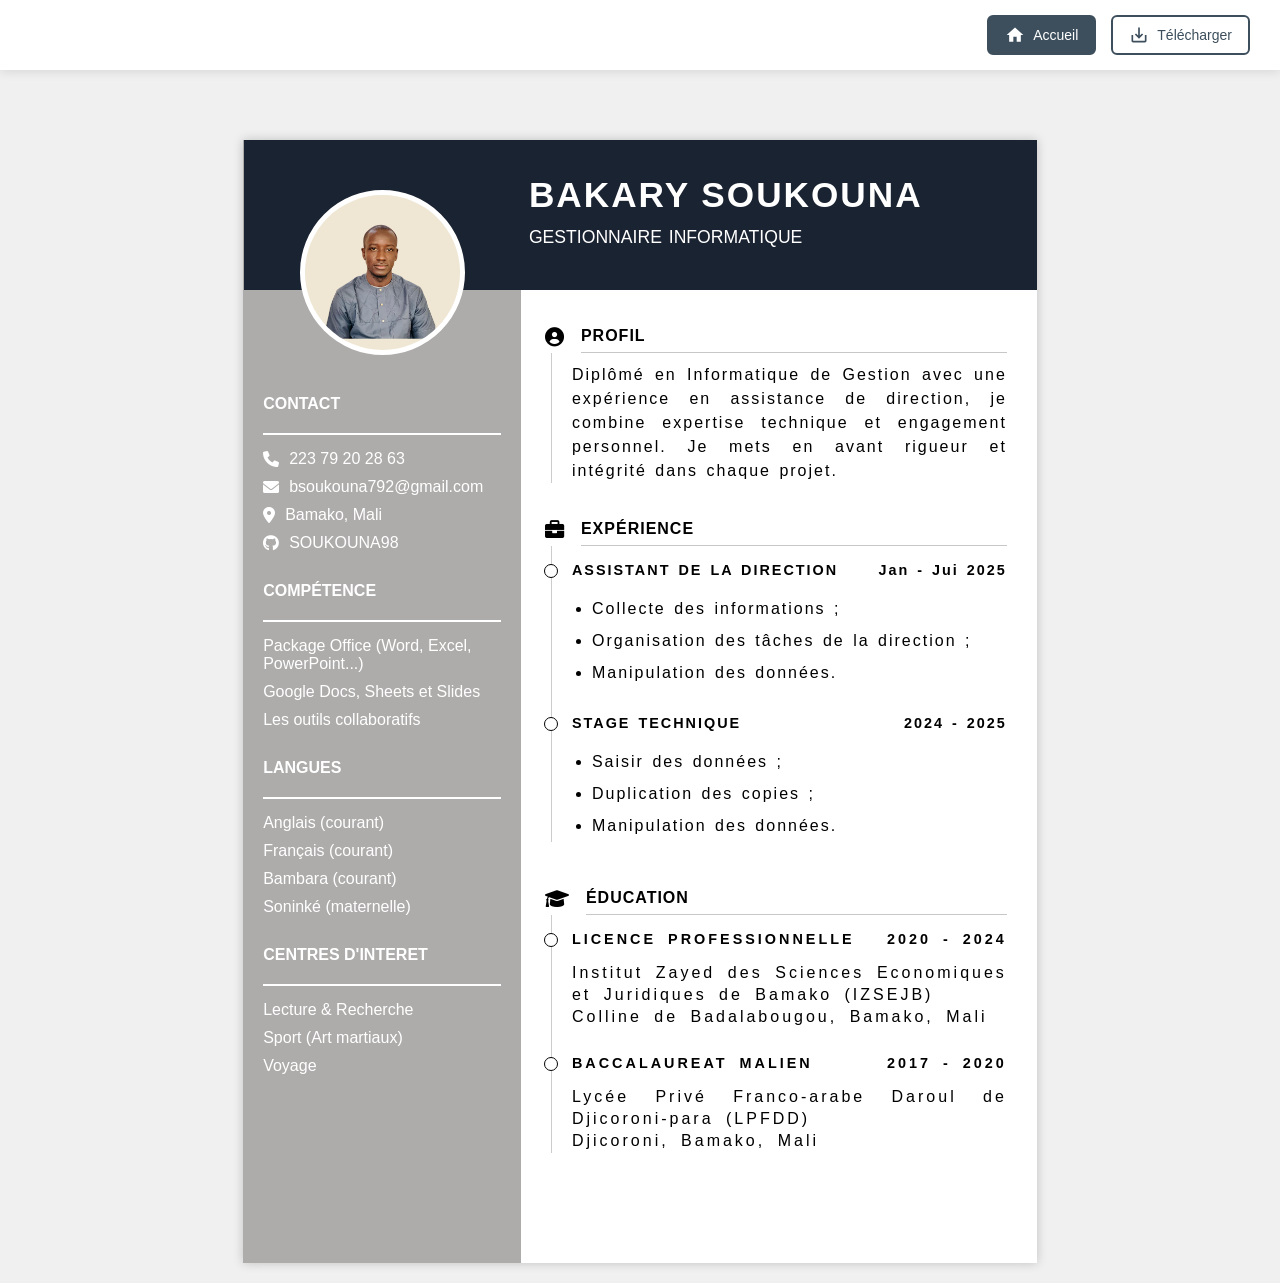
<file: CV_SOUKOUNA.html>
<!DOCTYPE html>
<html lang="fr">
<head>
    <meta charset="UTF-8">
    <meta name="viewport" content="width=device-width, initial-scale=1.0">
    <title>CV - Bakary Soukouna</title>
    <link rel="stylesheet" href="css/CV_SOUKOUNA.css">
    <link rel="stylesheet" href="https://cdnjs.cloudflare.com/ajax/libs/font-awesome/6.0.0/css/all.min.css">
    <script src="js/cv_SOUKOUNA.js"></script>
</head>
<body>
    <div class="btn-principal">
    <a href="./index.html" class="b-back">
        <svg xmlns="http://www.w3.org/2000/svg" viewBox="0 0 24 24" fill="currentColor">
          <path d="M10 20v-6h4v6h5v-8h3L12 3 2 12h3v8z" />
        </svg>
        <span>Accueil</span>
      </a>

      <a href="#" class="b-download" onclick="onclick=downloadCV()">
        <svg xmlns="http://www.w3.org/2000/svg" viewBox="0 0 24 24" fill="currentColor">
          <path
            d="M19 12v7H5v-7H3v7c0 1.1.9 2 2 2h14c1.1 0 2-.9 2-2v-7h-2zm-6 .67l2.59-2.58L17 11.5l-5 5-5-5 1.41-1.41L11 12.67V3h2z" />
        </svg>
        <span>Télécharger</span>
      </a>
      </div>

    <main class="cv-container" id="cv-content">
        <aside class="sidebar">
            <div class="photo-container">
                <img src="images/Bakary.png" alt="Bakary Soukouna">
            </div>

            <section class="contact-section">
                <h3>CONTACT</h3>
                <ul>
                    <li><i class="fas fa-phone"></i> 223 79 20 28 63</li>
                    <li><i class="fas fa-envelope"></i> bsoukouna792@gmail.com</li>
                    <li><i class="fas fa-map-marker-alt"></i> Bamako, Mali</li>
                    <li><i class="fa-brands fa-github"></i></i>SOUKOUNA98</li>
                </ul>
            </section>

            <section class="skills-section">
                <h3>COMPÉTENCE</h3>
                <ul>
                    <li>Package Office (Word, Excel, PowerPoint...)</li>
                    <li>Google Docs, Sheets et Slides</li>
                    <li>Les outils collaboratifs</li>
                </ul>
            </section>

            <section class="languages-section">
                <h3>LANGUES</h3>
                <ul>
                    <li>Anglais (courant)</li>
                    <li>Français (courant)</li>
                    <li>Bambara (courant)</li>
                    <li>Soninké (maternelle)</li>
                </ul>
            </section>

            <section class="interests-section">
                <h3>CENTRES D'INTERET</h3>
                <ul>
                    <li>Lecture & Recherche</li>
                    <li>Sport (Art martiaux)</li>
                    <li>Voyage</li>
                </ul>
            </section>
        </aside>

        <div class="main-content">
            <header class="header-top">
                <h1>BAKARY SOUKOUNA</h1>
                <h2>GESTIONNAIRE INFORMATIQUE</h2>
            </header>

            <div class="content-body">
                <section class="timeline-item">
                    <div class="icon-title">
                        <i class="fas fa-user-circle"></i>
                        <h3>PROFIL</h3>
                    </div>
                    <div class="timeline-content">
                        <p>Diplômé en Informatique de Gestion avec une expérience en assistance de direction, je combine expertise technique et engagement personnel. Je mets en avant rigueur et intégrité dans chaque projet.</p>
                    </div>
                </section>

                <section class="timeline-item1">
                    <div class="icon-title">
                        <i class="fas fa-briefcase"></i>
                        <h3>EXPÉRIENCE</h3>
                    </div>
                    
                    <div class="experience-entry">
                        <div class="entry-header">
                            <span class="job-title">ASSISTANT DE LA DIRECTION</span>
                            <span class="date">Jan - Jui 2025</span>
                        </div>
                        <ul>
                            <li>Collecte des informations ;</li>
                            <li>Organisation des tâches de la direction ;</li>
                            <li>Manipulation des données.</li>
                        </ul>
                    </div>

                    <div class="experience-entry">
                        <div class="entry-header">
                            <span class="job-title">STAGE TECHNIQUE</span>
                            <span class="date">2024 - 2025</span>
                        </div>
                        <ul>
                            <li>Saisir des données ;</li>
                            <li>Duplication des copies ;</li>
                            <li>Manipulation des données.</li>
                        </ul>
                    </div>
                </section>

                <section class="timeline-item2">
                    <div class="icon-title">
                        <i class="fas fa-graduation-cap"></i>
                        <h3>ÉDUCATION</h3>
                    </div>

                    <div class="experience-entry">
                        <div class="entry-header">
                            <span class="job-title">LICENCE PROFESSIONNELLE</span>
                            <span class="date">2020 - 2024</span>
                        </div>
                        <p class="school-info">Institut Zayed des Sciences Economiques et Juridiques de Bamako (IZSEJB)<br>Colline de Badalabougou, Bamako, Mali</p>
                    </div>

                    <div class="experience-entry">
                        <div class="entry-header">
                            <span class="job-title">BACCALAUREAT MALIEN</span>
                            <span class="date">2017 - 2020</span>
                        </div>
                        <p class="school-info">Lycée Privé Franco-arabe Daroul de Djicoroni-para (LPFDD)<br>Djicoroni, Bamako, Mali</p>
                    </div>
                </section>
            </div>
        </div>
    </main>
</body>
</html>
</file>
<file: css/coulibalyCv.css>
* {
  margin: 0;
  padding: 0;
  box-sizing: border-box;
}

body {
  font-family: 'Arial', sans-serif;
  color: #333;
  line-height: 1.6;
  overflow-x: auto;
  min-width: 1200px;
}

header {
  position: fixed;
  top: 0;
  left: 0;
  right: 0;
  background-color: rgba(255, 255, 255, 0.95);
  padding: 15px 30px;
  display: flex;
  gap: 15px;
  justify-content: flex-end;
  box-shadow: 0 2px 10px rgba(0, 0, 0, 0.1);
  z-index: 1000;
}

.b-back,
.b-download {
  display: flex;
  align-items: center;
  gap: 8px;
  padding: 8px 16px;
  border-radius: 6px;
  text-decoration: none;
  font-size: 14px;
  font-weight: 500;
  transition: all 0.3s ease;
  cursor: pointer;
  border: 2px solid transparent;

  svg {
    width: 20px;
    height: 20px;
    transition: transform 0.3s ease;
  }
}

.b-back {
  background-color: #3475EB;
  color: white;
  border-color: #3475EB;
}

.b-back:hover {
  background-color: #152437;
  transform: translateY(-2px);
  box-shadow: 0 4px 12px rgba(52, 117, 235, 0.4);
}

.b-back:hover svg {
  transform: scale(1.1);
}

.b-download {
  background-color: white;
  color: #3475EB;
  border-color: #3475EB;
}

.b-download:hover {
  background-color: #3475EB;
  color: white;
  transform: translateY(-2px);
  box-shadow: 0 4px 12px rgba(52, 117, 235, 0.3);
}

.b-download:hover svg {
  transform: translateY(2px);
}

/* Règle @page pour enlever les en-têtes et pieds de page automatiques */
@page {
  margin: 0;
  size: A4 portrait;
}

/* Cache les boutons lors de l'impression */
@media print {
  header {
    display: none !important;
  }

  .container {
    margin: 0 !important;
    margin-top: 0 !important;
    box-shadow: none !important;
    width: 100% !important;
    min-width: auto !important;
    max-width: 100% !important;
  }

  body {
    margin: 0 !important;
    padding: 0 !important;
    min-width: auto !important;
    width: 100% !important;
  }

  /* Fixe la position de l'image */
  .photo {
    position: absolute !important;
    top: -140px !important;
    left: 25px !important;
    transform: none !important;
  }

  .photo img {
    width: 250px !important;
    height: 250px !important;
  }

  /* Fixe l'en-tête */
  .content-header {
    height: auto !important;
    padding: 50px 60px !important;
    padding-left: 390px !important;
  }

  /* Sidebar */
  .sidebar {
    padding-top: 150px !important;
  }

  /* Permet le contenu de s'étendre sur plusieurs pages */
  .content {
    page-break-inside: auto !important;
  }

  .main-content {
    page-break-inside: auto !important;
  }


  .section {
    page-break-inside: avoid;
  }

  /* Force les couleurs de fond pour l'impression */
  .content-header,
  .sidebar,
  .icon {
    -webkit-print-color-adjust: exact !important;
    print-color-adjust: exact !important;
  }
  
  footer {
    display: none !important;
  }

  /* Réduit les espacements pour tout faire tenir */
  .profile-section,
  .experience-section,
  .education-section {
    padding: 25px 50px !important;
  }

}

body {
  font-family: 'Arial', sans-serif;
  color: #333;
  line-height: 1.6;
  overflow-x: auto;
  /* Permet le défilement horizontal */
  min-width: 1200px;
  /* Largeur minimale du body */
}

.container {
  display: flex;
  flex-direction: column;
  width: 1200px;
  min-width: 1200px;
  margin: 0 auto;
  box-shadow: 0 0 20px rgba(0, 0, 0, 0.1);
  position: relative;
  margin-top: 60px;
}

.sidebar {
  width: 300px;
  min-width: 300px;
  background-color: #e8e9eb;
  padding: 0;
  padding-top: 180px;
  padding-left: 30px;
  padding-right: 30px;
  padding-bottom: 40px;
  flex-shrink: 0;
  position: relative;
}

.photo {
  position: absolute;
  top: -10%;
  left: 50%;
  transform: translateX(-50%);
  z-index: 10;
  margin-bottom: 0;

  img {
    width: 250px;
    height: 250px;
    border-radius: 50%;
    object-fit: cover;
    border: 8px solid white;
    box-shadow: 0 4px 10px rgba(0, 0, 0, 0.2);
  }
}


.section {
  margin-bottom: 50px;
  margin-top: 0;

  .section-title {
    font-size: 20px;
    font-weight: bold;
    text-transform: uppercase;
    letter-spacing: 2px;
    border-bottom: 2px solid #3d4f5d;
    padding-bottom: 8px;
    flex: 1;
    margin-bottom: 15px;
  }
}

.section:hover {
    transform: translateX(5px);
    transition: 0.3s;
}

.contact-item {
  display: flex;
  align-items: center;
  gap: 10px;
  font-size: 13px;
  margin-bottom: 10px;

  .contact-icon {
    width: 18px;
    height: 18px;
    fill: #3475EB;
    flex-shrink: 0;
  }
}

.list {
  list-style-position: inside;
  padding-left: 0;
  font-size: 13px;

  li {
    margin-bottom: 8px;
  }
}

.content-header {
  background-color: #3475EB;
  color: white;
  padding: 50px 60px;
  padding-top: 90px;
  height: 18vw;
  padding-left: 33.2%;
}

.job-title {
  font-size: 18px;
  letter-spacing: 3px;
  font-weight: 300;
}

.content {
  display: flex;
  flex: 1;
  background-color: #fff;
}

.main-content {
  flex: 1;
  min-width: 0;
  margin-left: -20px;
}

.profile-section,
.experience-section,
.education-section {
  padding: 40px 60px;

  .section-header {
    display: flex;
    align-items: center;
    gap: 15px;
    margin-bottom: 20px;

    .icon {
      width: 45px;
      height: 45px;
      background-color: #3475EB;
      border-radius: 50%;
      display: flex;
      align-items: center;
      justify-content: center;
      font-size: 20px;
      flex-shrink: 0;

      svg {
        width: 24px;
        height: 24px;
        fill: white;
      }
    }

    .title {
      font-size: 20px;
      font-weight: bold;
      text-transform: uppercase;
      letter-spacing: 2px;
      border-bottom: 2px solid #3475EB;
      padding-bottom: 8px;
      flex: 1;
    }
  }
}

.timeline {
  position: relative;
  margin-left: 20px;
  padding-left: 40px;
  padding-top: 10px;
  border-left: 2px solid #d0d0d0;
  margin-top: -20px;


  .timeline-item {
    position: relative;
    margin-bottom: 30px;

    .timeline-dot {
      position: absolute;
      left: -47px;
      top: 5px;
      width: 12px;
      height: 12px;
      background-color: white;
      border: 1px solid #3475EB;
      border-radius: 50%;
    }
  }
}

#timeline-p {
  margin-left: -10px;
}

#dot-p {
  top: 30px;
  left: -37px;
}

.item-header {
  display: flex;
  justify-content: space-between;
  align-items: baseline;
  margin-bottom: 5px;
  gap: 20px;
}

.item-header h3 {
  font-size: 18px;
  font-weight: bold;
  color: #2c3e50;
  flex: 1;
}

.date {
  font-size: 13px;
  color: #666;
  white-space: nowrap;
  flex-shrink: 0;
  min-width: fit-content;
}

.item-header .date {
  display: block !important;
  visibility: visible !important;
  opacity: 1 !important;
}


.position {
  font-size: 15px;
  font-style: italic;
  color: #555;
  margin-bottom: 10px;
}

.timeline-content ul {
  padding-left: 20px;
  font-size: 14px;
  color: #555;

  li {
    margin-bottom: 8px;
    line-height: 1.6;
  }
}

.text {
  margin-left: 10px;
  font-size: 14px;
  line-height: 1.8;
  text-align: justify;
  color: #555;
}

.cadre-vide {
  margin-bottom: 50px;
  background-color: #3d4f5d;
}

footer {
  background: #3475EB;
  color: #fff;
  text-align: center;
  padding: 50px 0;
  font-size: 14px;
  margin-top: 100px;
  letter-spacing: 1px;
}

@media print {
  footer {
    display: none;
  }
}
</file>
<file: css/cv-coulibaly.css>
@import url('https://fonts.googleapis.com/css2?family=Poppins:wght@200;300;400;600;700&display=swap');

* {
  margin: 0;
  padding: 0;
  box-sizing: border-box;
}

body {
  font-family: 'Poppins', sans-serif;
  color: #333;
  line-height: 1.6;
  overflow-x: auto;
  min-width: 1200px;
}

header {
  position: fixed;
  top: 0;
  left: 0;
  right: 0;
  background-color: rgba(255, 255, 255, 0.95);
  padding: 15px 30px;
  display: flex;
  gap: 15px;
  justify-content: flex-end;
  box-shadow: 0 2px 10px rgba(0, 0, 0, 0.1);
  z-index: 1000;
}

.b-back,
.b-download {
  display: flex;
  align-items: center;
  gap: 8px;
  padding: 8px 16px;
  border-radius: 6px;
  text-decoration: none;
  font-size: 14px;
  font-weight: 500;
  transition: all 0.3s ease;
  cursor: pointer;
  border: 2px solid transparent;

  svg {
    width: 20px;
    height: 20px;
    transition: transform 0.3s ease;
  }
}

.b-back {
  background-color: #3475EB;
  color: white;
  border-color: #3475EB;
}

.b-back:hover {
  background-color: #152437;
  transform: translateY(-2px);
  box-shadow: 0 4px 12px rgba(52, 117, 235, 0.4);
}

.b-back:hover svg {
  transform: scale(1.1);
}

.b-download {
  background-color: white;
  color: #3475EB;
  border-color: #3475EB;
}

.b-download:hover {
  background-color: #3475EB;
  color: white;
  transform: translateY(-2px);
  box-shadow: 0 4px 12px rgba(52, 117, 235, 0.3);
}

.b-download:hover svg {
  transform: translateY(2px);
}

/* Règle @page pour enlever les en-têtes et pieds de page automatiques */
@page {
  margin: 0;
  size: A4 portrait;
}

/* Cache les boutons lors de l'impression */
@media print {
  header {
    display: none !important;
  }

  .container {
    margin: 0 !important;
    margin-top: 0 !important;
    box-shadow: none !important;
    width: 100% !important;
    min-width: auto !important;
    max-width: 100% !important;
  }

  body {
    margin: 0 !important;
    padding: 0 !important;
    min-width: auto !important;
    width: 100% !important;
  }

  /* Fixe la position de l'image */
  .photo {
    position: absolute !important;
    top: -140px !important;
    left: 25px !important;
    transform: none !important;
  }

  .photo img {
    width: 250px !important;
    height: 250px !important;
  }

  /* Fixe l'en-tête */
  .content-header {
    height: auto !important;
    padding: 50px 60px !important;
    padding-left: 390px !important;
  }

  /* Sidebar */
  .sidebar {
    padding-top: 150px !important;
  }

  /* Permet le contenu de s'étendre sur plusieurs pages */
  .content {
    page-break-inside: auto !important;
  }

  .main-content {
    page-break-inside: auto !important;
  }


  .section {
    page-break-inside: avoid;
  }

  /* Force les couleurs de fond pour l'impression */
  .content-header,
  .sidebar,
  .icon {
    -webkit-print-color-adjust: exact !important;
    print-color-adjust: exact !important;
  }
  
  footer {
    display: none !important;
  }

  /* Réduit les espacements pour tout faire tenir */
  .profile-section,
  .experience-section,
  .education-section {
    padding: 25px 50px !important;
  }

}

.container {
  display: flex;
  flex-direction: column;
  width: 1200px;
  min-width: 1200px;
  margin: 0 auto;
  box-shadow: 0 0 20px rgba(0, 0, 0, 0.1);
  position: relative;
  margin-top: 60px;
}

.sidebar {
  width: 300px;
  min-width: 300px;
  background-color: #e8e9eb;
  padding: 0;
  padding-top: 180px;
  padding-left: 30px;
  padding-right: 30px;
  padding-bottom: 40px;
  flex-shrink: 0;
  position: relative;
}

.photo {
  position: absolute;
  top: -10%;
  left: 50%;
  transform: translateX(-50%);
  z-index: 10;
  margin-bottom: 0;

  img {
    width: 250px;
    height: 250px;
    border-radius: 50%;
    object-fit: cover;
    border: 8px solid white;
    box-shadow: 0 4px 10px rgba(0, 0, 0, 0.2);
  }
}


.section {
  margin-bottom: 50px;
  margin-top: 0;

  .section-title {
    font-size: 20px;
    font-weight: bold;
    text-transform: uppercase;
    letter-spacing: 2px;
    border-bottom: 2px solid #3d4f5d;
    padding-bottom: 8px;
    flex: 1;
    margin-bottom: 15px;
  }
}

.section:hover {
    transform: translateX(5px);
    transition: 0.3s;
}

.contact-item {
  display: flex;
  align-items: center;
  gap: 10px;
  font-size: 13px;
  margin-bottom: 10px;

  .contact-icon {
    width: 18px;
    height: 18px;
    fill: #3475EB;
    flex-shrink: 0;
  }
}

.list {
  list-style-position: inside;
  padding-left: 0;
  font-size: 13px;

  li {
    margin-bottom: 8px;
  }
}

.content-header {
  background-color: #3475EB;
  color: white;
  padding: 50px 60px;
  padding-top: 90px;
  height: 18vw;
  padding-left: 33.2%;
}

.job-title {
  font-size: 18px;
  letter-spacing: 3px;
  font-weight: 300;
}

.notification {
  position: fixed;
  top: 10px;
  right: 40%;
  background-color: #3475EB;
  color: white;
  padding: 15px 25px;
  border-radius: 8px;
  box-shadow: 0 4px 12px rgba(0, 0, 0, 0.2);
  font-size: 14px;
  font-weight: 500;
  opacity: 0;
  transform: translateX(400px);
  transition: all 0.3s ease;
  z-index: 10000;
}

.notification.show {
  opacity: 1;
  transform: translateX(0);
}


.content {
  display: flex;
  flex: 1;
  background-color: #fff;
}

.main-content {
  flex: 1;
  min-width: 0;
  margin-left: -20px;
}

.profile-section,
.experience-section,
.education-section {
  padding: 40px 60px;

  .section-header {
    display: flex;
    align-items: center;
    gap: 15px;
    margin-bottom: 20px;

    .icon {
      width: 45px;
      height: 45px;
      background-color: #3475EB;
      border-radius: 50%;
      display: flex;
      align-items: center;
      justify-content: center;
      font-size: 20px;
      flex-shrink: 0;

      svg {
        width: 24px;
        height: 24px;
        fill: white;
      }
    }

    .title {
      font-size: 20px;
      font-weight: bold;
      text-transform: uppercase;
      letter-spacing: 2px;
      border-bottom: 2px solid #3475EB;
      padding-bottom: 8px;
      flex: 1;
    }
  }
}

.timeline {
  position: relative;
  margin-left: 20px;
  padding-left: 40px;
  padding-top: 10px;
  border-left: 2px solid #d0d0d0;
  margin-top: -20px;


  .timeline-item {
    position: relative;
    margin-bottom: 30px;

    .timeline-dot {
      position: absolute;
      left: -47px;
      top: 5px;
      width: 12px;
      height: 12px;
      background-color: white;
      border: 1px solid #3475EB;
      border-radius: 50%;
    }
  }
}

#timeline-p {
  margin-left: -10px;
}

#dot-p {
  top: 30px;
  left: -37px;
}

.item-header {
  display: flex;
  justify-content: space-between;
  align-items: baseline;
  margin-bottom: 5px;
  gap: 20px;
}

.item-header h3 {
  font-size: 18px;
  font-weight: bold;
  color: #2c3e50;
  flex: 1;
}

.date {
  font-size: 13px;
  color: #666;
  white-space: nowrap;
  flex-shrink: 0;
  min-width: fit-content;
}

.item-header .date {
  display: block !important;
  visibility: visible !important;
  opacity: 1 !important;
}


.position {
  font-size: 15px;
  font-style: italic;
  color: #555;
  margin-bottom: 10px;
}

.timeline-content ul {
  padding-left: 20px;
  font-size: 14px;
  color: #555;

  li {
    margin-bottom: 8px;
    line-height: 1.6;
  }
}

.text {
  margin-left: 10px;
  font-size: 14px;
  line-height: 1.8;
  text-align: justify;
  color: #555;
}

.cadre-vide {
  margin-bottom: 50px;
  background-color: #3d4f5d;
}

footer {
  background: #3475EB;
  color: #fff;
  text-align: center;
  padding: 50px 0;
  font-size: 14px;
  margin-top: 100px;
  letter-spacing: 1px;
}

@media print {
  footer {
    display: none;
  }
}

/* ===== RESPONSIVE DESIGN ===== */

/* Tablettes (1024px et moins) */
@media (max-width: 1024px) {
  body {
    min-width: auto;
  }

  .container {
    width: 100%;
    min-width: auto;
    margin-top: 60px;
  }

  .content {
    flex-direction: column;
  }

  .sidebar {
    width: 100%;
    min-width: auto;
    padding: 200px 30px 40px;
  }

  .photo {
    top: 2%;
    left: 50%;
    transform: translateX(-50%);
  }

  .photo img {
    width: 200px;
    height: 200px;
  }

  .content-header {
    padding: 40px 30px;
    padding-top: 60px;
    height: auto;
    text-align: center;
  }

  #dot-p {
    top: 40%;
    left: -27px;
  }

  .timeline-dot {
    left: 400px;
  }
  .name {
    font-size: 28px;
  }

  .job-title {
    font-size: 16px;
  }

  .main-content {
    margin-left: 0;
  }

  .profile-section,
  .experience-section,
  .education-section {
    padding: 30px 30px;
  }
}

/* Tablettes (768px et moins) */
@media (max-width: 768px) {
  header {
    padding: 10px 15px;
    flex-wrap: wrap;
    justify-content: center;
  }

  .b-back,
  .b-download {
    font-size: 13px;
    padding: 6px 12px;
  }

  .b-back svg,
  .b-download svg {
    width: 18px;
    height: 18px;
  }

  .sidebar {
    padding: 180px 20px 30px;
  }

  .photo img {
    width: 160px;
    height: 160px;
    border: 6px solid white;
  }

  .section {
    margin-bottom: 35px;
  }

  .section-title {
    font-size: 18px;
  }

  .contact-item {
    font-size: 12px;
  }

  .list {
    font-size: 12px;
  }

  .content-header {
    padding: 30px 20px;
    padding-top: 50px;
  }

  .name {
    font-size: 24px;
  }

  .job-title {
    font-size: 14px;
  }

  .profile-section,
  .experience-section,
  .education-section {
    padding: 25px 20px;
  }

  .section-header .icon {
    width: 40px;
    height: 40px;
  }

  .section-header .icon svg {
    width: 20px;
    height: 20px;
  }

  .section-header .title {
    font-size: 18px;
  }

  .timeline {
    padding-left: 30px;
  }

  .item-header {
    flex-direction: column;
    align-items: flex-start;
    gap: 5px;
  }

  .item-header h3 {
    font-size: 16px;
  }

  .date {
    font-size: 12px;
  }

  .position {
    font-size: 14px;
  }

  .timeline-content ul {
    font-size: 13px;
  }

  .text {
    font-size: 13px;
  }

  footer {
    padding: 30px 20px;
    font-size: 12px;
  }
}

/* Mobiles (480px et moins) */
@media (max-width: 480px) {
  header {
    padding: 8px 10px;
  }

  .b-back,
  .b-download {
    font-size: 12px;
    padding: 5px 10px;
    gap: 5px;
  }

  .b-back span,
  .b-download span {
    display: none;
  }

  .b-back svg,
  .b-download svg {
    width: 20px;
    height: 20px;
  }

  .sidebar {
    padding: 150px 15px 25px;
  }

  .photo {
    top: 50px;
  }

  .photo img {
    width: 130px;
    height: 130px;
    border: 5px solid white;
  }

  .section {
    margin-bottom: 30px;
  }

  .section-title {
    font-size: 16px;
    letter-spacing: 1px;
  }

  .contact-item {
    font-size: 11px;
    gap: 8px;
  }

  .contact-icon {
    width: 16px !important;
    height: 16px !important;
  }

  .list {
    font-size: 11px;
  }

  .content-header {
    padding: 25px 15px;
    padding-top: 40px;
  }

  .name {
    font-size: 20px;
  }

  .job-title {
    font-size: 12px;
    letter-spacing: 2px;
  }

  .profile-section,
  .experience-section,
  .education-section {
    padding: 20px 15px;
  }

  .section-header {
    gap: 10px;
  }

  .section-header .icon {
    width: 35px;
    height: 35px;
  }

  .section-header .icon svg {
    width: 18px;
    height: 18px;
  }

  .section-header .title {
    font-size: 16px;
    letter-spacing: 1px;
  }

  .timeline {
    margin-left: 10px;
    padding-left: 25px;
  }

  .timeline-dot {
    left: -32px !important;
    width: 10px !important;
    height: 10px !important;
  }

  #dot-p {
    left: -27px !important;
  }

  .item-header h3 {
    font-size: 14px;
  }

  .date {
    font-size: 11px;
  }

  .position {
    font-size: 12px;
  }

  .timeline-content ul {
    padding-left: 15px;
    font-size: 12px;
  }

  .text {
    font-size: 12px;
    margin-left: 5px;
  }

  footer {
    padding: 25px 15px;
    font-size: 11px;
    margin-top: 50px;
  }
}
</file>
<file: css/cv-kadidia.css>
* {
    margin: 0;/*espacement exterieur par defaut*/
    padding: 0; /*espacement interieur par defaut*/
    box-sizing: border-box;/*Pour eviter le debordement des elements de body*/
}

body {
    background: #E6EAF5;
    font-family:'Poppins', sans-serif;
    padding: 40px;
}

.barre-boutons {
    max-width: 900px;
    margin: auto;
    display: flex;/*Permet d'aligner les deux boutons cote a cote */
    justify-content: space-between; /*espacement de l'espace  entre mes deux boutons*/
    margin-bottom: 20px;
}

.bouton {
    padding: 10px 20px;
    border-radius: 25px;
    text-decoration: none;
    font-weight: bold; 
    transition: 0.3s;
}

.bouton-accueil {
    border: 2px solid #3475EB;
    color: #FFFFFF;
    background: #3475EB;
}

.bouton-telecharger {
    background: #3475EB;
    color: #FFFFFF;
     border: 2px solid #3475EB;
}

.bouton:hover {
    transform: scale(1.05); /*Animation zoom sur mes deux boutons*/
}

#message-telechargement {
    text-align: center;
    color: #152437;
    margin-bottom: 20px;
}

.conteneur-cv {
    max-width: 900px;
    margin: auto;
    display: flex; /*Mettre les elements du conteneur sur cote a cote*/
    background: white;
    border-radius: 20px;
    overflow: hidden; /*Permet de caché le contenu qui depasse le conteneur*/
}

.colonne-gauche {
    width: 40%; /*hauteur*/
    background:#152437;
    padding: 393px 30px 40px 30px;
}
.colonne-gauche ul {
    padding-left: 18px; 
}

.colonne-gauche section {
    margin-bottom: 25px;
    margin-left: 40px;
}

.colonne-gauche section:hover {
    transform: translateX(5px);
    transition: 0.3s;
}

.colonne-gauche h3 {
    margin-bottom: 10px;
    color: #FFFFFF;
}

.colonne-gauche p,
.colonne-gauche li {
    color: #FFFFFF;
    margin-bottom: 8px;   
    line-height: 1.6;  
}

.colonne-droite {
    width: 65%;
 background: white; 
 margin-top: 10px;
    padding: 40px;
   


}

.entete {
   background: #DDDDDD;
    padding: 40px;
    margin-left: -210px;
    margin-right: -40px;
    border-radius: 20px 0 0 20px;
   position: relative;
}

.photo-profil {
    position: absolute; 
    left: -100px;
    top: 35px;
    
}

.photo-profil img {
    width: 230px; /*Largeur*/
    height: 230px; /*Hauteur*/
    border-radius: 50%;
    border: 6px solid white;
    object-fit: cover; /*L’image remplit tout l’espace du conteneur sans déformée l'image*/
    transition: 0.4s ease; /* temps de transition sur image*/
}
.photo-profil img:hover {
    transform: scale(1.05); /* Permet de zoomer  l'image au survol*/
}

.texte-entete {
    margin-left: 140px;
}

.entete h1 {
    color: #152437;
     margin-bottom: 10px;
     transition: 0.3s;
}
.entete h1:hover {
    letter-spacing: 2px;
}

.entete h2 {
    border-bottom: 3px solid #152437;
    display: inline-block;
    margin-bottom: 15px;
      color: #152437;
}

.entete p {
    color: #152437;
        line-height: 1.6;

}

.formations h3 {
    margin-top: 40px;
    color: #152437;
    position: relative;
}

.formations h3::after {
    content: "";
    width: 60px;
    height: 3px;
    background: #152437;
    position: absolute;
    bottom: -8px;
    left: 0;
}


.bloc-formation {
    margin-top: 25px;
     transition:  0.3s ease;
}
.bloc-formation:hover {
    transform: translateY(-5px); /* Animimation pour mettre en haut verticalement*/
    box-shadow: 0 8px 20px rgba(0,0,0,0.1); /* Pour mettre de l'ombre*/
} 

.bloc-formation li{
    margin-top: 25px;
    color : #152437;
    margin-left: 19px;
}

.ligne-formation {
    display: flex;
    justify-content: space-between;
        margin-top: 25px;

}
.ligne-formation h4{
    color: #152437;
}

.ligne-formation span {
    color: #152437;
    font-weight: regular;
    opacity: 0.8;
}

@media screen and (max-width: 768px) {

    body{
        padding: 0;
    }
    
    .conteneur-cv {
        flex-direction: column-reverse; 
        width: 100%;
        max-width: 100%;
        margin: 0;
        border-radius: 0;
        
    }
    
  .bouton {
        padding: 10px 16px;  
        font-size: 12px;    
        margin-top: 30px;
        margin-left: 20px;
        margin-right: 20px;
    }


    .bouton i {
        font-size: 14px;
        
    }


    .colonne-gauche,
    .colonne-droite {
        width: 100%;
    }

    .colonne-gauche {
        padding: 40px 20px;
        width: 100%;
    }

    .colonne-droite {
        padding: 20px;
        width: 100%;
    }

     .entete {
        display: flex;
        flex-direction: column;
        align-items: center;
        text-align: center;
        margin-left: 0;
        width: 100%;
        padding: 20px;
    }

    .photo-profil {
        position: static; 
        margin-bottom: 20px;
        width: 100%;
    }

    .photo-profil img {
        width: 120px;
        height: 120px;
    }

    .texte-entete {
        margin-left: 0;
        width: 100%;
    }

     .formations h3 {
        font-size: 18px;   
    }


    .ligne-formation h4 {
        font-size: 14px;   
    }

    .ligne-formation span {
        font-size: 14px;   
    }

    .bloc-formation li {
        font-size: 12px;   
    }
    .bloc-formation {
     font-size: 11px;  
    }

.colonne-gauche li {
    font-size: 14px;  
}
.colonne-gauche h3 {
    font-size: 14px;  
}
 .colonne-gauche p,.colonne-gauche li {
    font-size: 14px;
 }

}
@media print {
    .barre-boutons {
        display: none !important;
    }

    #message-telechargement {
        display: none;
    }

    
}
</file>
<file: css/cv-sidi.css>
*{
margin:0;
padding:0;
box-sizing:border-box;
}

body{
font-family:'Poppins', sans-serif;
background:#e9e9e9;
padding:40px;
}


.cv-container{

width:850px;
margin:auto;
background:white;
position:relative;
box-shadow:0 5px 20px rgba(0,0,0,0.15);
overflow:hidden;

}



/* HEADER */

.header{
    background:#1c2d44;
    height:190px;
    width:100%;
    position:relative;
}

/* bloc texte */

.header-content{
    position:absolute;
    right:50px;
    top:30px;
    text-align:right;
    color:white;
}

/* prénom */

.firstname{
    font-weight:400;
    font-size:28px;
    letter-spacing:1px;
}

/* nom de famille */

.lastname{
    font-weight:700;
    font-size:32px;
}

/* métier */

.job{
    font-size:14px;
    margin-top:5px;
    opacity:0.85;
}


/* SIDEBAR */

.sidebar{

position:absolute;
left:40px;
top:-2.5px;
width:260px;
background:#3d73d8;
color:rgb(253, 252, 252);
padding:30px 20px;
border-radius:190px 190px 0 0;
z-index:10;

}



/* PHOTO */

.photo-container{

display:flex;
justify-content:center;
margin-bottom:25px;

}
.photo-container img:hover{

transform:scale(1.1) rotate(3deg);
box-shadow:0 10px 25px rgba(0,0,0,0.3);

}

.photo-container img{

width:180px;
height:180px;

border-radius:50%;

border:6px solid white;

overflow:hidden;

transition:all 0.4s ease;


}



/* SECTION SIDEBAR */

.section{

margin-top:25px;

}

.section h3{

font-size:13px;
margin-bottom:10px;
letter-spacing:1px;

}

.section p,
.section li{

font-size:12px;


}

.section ul{

padding-left:15px;

}



/* CONTENU */

.content{

margin-left:340px;
padding:40px;

}

.content section{

margin-bottom:30px;

}

.content h3{

font-size:14px;
color:#333;
margin-bottom:10px;
border-bottom:1px solid #ddd;
padding-bottom:5px;

}

.content p{

font-size:13px;
color:#444;
line-height:1.6;

}



/* EXPERIENCE */

.exp-header{

display:flex;
justify-content:space-between;
font-size:13px;
font-weight:600;
 margin-top:10px; 

}



/* REALISATION */

.realisation{

display:flex;
gap:60px;
margin-top:10px;

}

.realisation strong{

font-size:13px;

}

.realisation p{

font-size:12px;

}


/* RESPONSIVE TABLETTE */


@media (max-width: 900px){

.cv-container{
width:100%;
}

.sidebar{

position:relative;
left:0;
top:0;

width:100%;

border-radius:30px 30px 0 0;

}

.content{

margin-left:0;
padding:30px;

}

.header-content{

right: 20px;

}

}




/* RESPONSIVE mobile */


@media (max-width:600px){

.header{

height:170px;

}

.header-content{

right: 22px;
top:40px;

}

.firstname{

font-size:22px;

}

.lastname{

font-size:26px;

}

.job{

font-size:12px;

}

.profile-img{

margin-top:-60px;

}

.realisation{

flex-direction:column;
gap:20px;

}

.section h3{

font-size:13px;

}

.section p,
.section li{

font-size:12px;

}

}

/* FOOTER */

.cv-footer{
display:flex;
justify-content:center;
margin-top:40px;
padding:20px;
}

/* BOUTONS */

.cv-actions{
display:flex;
gap:20px;
}

.cv-actions a{
display:flex;
align-items:center;
gap:10px;
padding:12px 25px;
border-radius:30px;
font-size:14px;
text-decoration:none;
color:white;
font-weight:500;
transition:0.3s ease;
box-shadow:0 4px 10px rgba(0,0,0,0.2);
transition:all 0.3s ease;
}
.cv-actions a:hover{

transform:translateY(-5px) scale(1.05);

}

/* bouton retour (couleur header) */

.btn-back{
background:#1c2d44;
}

/* bouton téléchargement (couleur sidebar) */

.btn-download{
background:#3d73d8;
}

/* effet hover */

.cv-actions a:hover{
transform:translateY(-3px);
box-shadow:0 8px 20px rgba(0,0,0,0.25);
}
a.b-download{
    background-color: #3d73d8;
}

.tiret{
    display:flex;
    justify-content: baseline;
    align-items:center;
    gap:10px;
    h3{
        border: none;
        padding: 0%;
        margin: 0%;
    }
    hr{
        width: 76%;
        background-color: #333;
        height: 2px;
        border: none;
    }
}
.sidebar>.section>.tiret>hr{
    background-color: rgb(253, 252, 252);
}

h4::before{
    content:" ";
    display: inline-block;
    position: relative;
    right: 19px;
    width: 8px;
    background-color: #fff;
    height: 8px;
    border-radius: 50%;
    border:1px solid #020202;
    
    
}
h4,.fleche{
    padding-left: 25px;
    border-left: 2px solid black;
    margin-left: 15px;
}
h4{
    text-indent: -12px;
}
strong::before{
    
    font-size: large;
    /* vertical-align:top; */
    
}
</file>
<file: css/cv_balla.css>
:root {
    --blue: #3b82f6;
    --dark-blue: #0f172a;
    --text-white: #ffffff;
    --black: #000000;
}

* { margin: 0; padding: 0; box-sizing: border-box; font-family: 'Poppins', sans-serif; }

body { background: #f0f2f5; display: flex; flex-direction: column; align-items: center; padding: 20px; }

.actions-bar { width: 900px; display: flex; justify-content: space-between; margin-bottom: 20px; }

.btn-nav {
    text-decoration: none;
    background: var(--dark-blue);
    color: white;
    padding: 10px 20px;
    border-radius: 5px;
    font-size: 0.9rem;
    display: flex;
    align-items: center;
    gap: 8px;
    transition: 0.3s;
}

.btn-download { background: var(--blue); }
.btn-nav:hover { opacity: 0.8; transform: translateY(-2px); }

.cv-container {
    width: 900px;
    background: white;
    display: grid;
    grid-template-columns: 320px 1fr;
    min-height: 1100px;
    box-shadow: 0 10px 30px rgba(0,0,0,0.1);
}

.sidebar { background-color: var(--blue); color: var(--text-white); padding: 40px 30px; display: flex; flex-direction: column; align-items: center; }

/* IMAGE RONDE SANS FOND BLANC */
.profile-img-container {
    width: 200px; 
    height: 200px;
    border-radius: 50%;
    overflow: hidden;
    margin-bottom: 40px;
    border: 5px solid rgba(255, 255, 255, 0.3);
}

.profile-img-container img { 
    width: 100%; 
    height: 100%; 
    object-fit: cover;
}

.sidebar-section { width: 100%; margin-bottom: 30px; }
.sidebar-section h2 { font-size: 1.1rem; border-bottom: 2px solid white; margin-bottom: 15px; text-transform: uppercase; letter-spacing: 1px;}
.sidebar-section ul { list-style: none; font-size: 0.85rem; }
.sidebar-section li { margin-bottom: 8px; line-height: 1.4; }

.contact-info p { font-size: 0.85rem; margin-bottom: 10px; display: flex; align-items: center; gap: 10px; }

.main-content { background: white; padding: 50px; }
.main-header { background: var(--dark-blue); color: white; padding: 40px; margin: -50px -50px 40px -50px; text-align: right; }
.main-header h1 { font-size: 3.5rem; text-transform: uppercase; line-height: 0.9; }
.main-header h1 span { font-weight: 300; }
.main-header h3 { font-weight: 400; margin-top: 10px; letter-spacing: 1px;}

.section-title { display: flex; align-items: center; gap: 15px; margin-bottom: 20px; font-size: 1.2rem; color: var(--black); text-transform: uppercase; }
.section-title::after { content: ""; flex: 1; height: 1px; background: var(--black); }

.content-section p { font-size: 0.95rem; line-height: 1.6; color: #444; margin-bottom: 20px; }

.timeline { border-left: 1px solid var(--black); padding-left: 20px; }
.timeline-item { margin-bottom: 25px; position: relative; }
.timeline-item::before {
    content: ""; position: absolute; left: -26px; top: 6px;
    width: 10px; height: 10px; background: white; border: 1px solid var(--black); border-radius: 50%;
}

.timeline-header { display: flex; justify-content: space-between; margin-bottom: 5px; }
.date { font-size: 0.85rem; font-weight: 300; }
.bold { font-weight: 700; }
.years { font-size: 0.8rem; font-weight: 300; margin-bottom: 2px;}
</file>
<file: css/cv-kanoute.css>
body {
            margin: 0;
            padding: 0;
            background-color: #f2f2f2;
            font-family:'Poppins', sans-serif;
            animation: fadeIn 2s ease-in;
            overflow-x:hidden;
            justify-content: center;
        }
        @keyframes fadeIn {
            from {
                opacity: 0;
            }
            to {
                opacity: 1;
            }
        }
        header {
    position: fixed;
    top: 0;
    left: 0;
    right: 0;
    background-color: rgba(255,255,255,0.95);
    padding: 12px 24px;
    display: flex;
    gap: 12px;
    justify-content: flex-end;
    z-index: 1000;
}
        .container {
            display: flex;
            width: 230mm;
            min-height: 270mm;
            margin:  90px auto;
            background: white;
            border-radius: 15px;
            overflow: hidden;
            transform-origin: top center;
        }
        .gauche {
            background-color: #152437;
            width: 40%;
            padding: 30px;
        }
        .gauche section {
            padding-top: 250px;
        }
        .gauche i {
            color: white;
        }
        .gauche h3 {
            margin-top: 25px;
            color: white;
            font-weight: 600;
            
        }
        
        .gauche p {
        color: white;
        }
       
        .gauche ul {
            padding-left: 18px;
        }
        .gauche ul li {
            line-height: 1.8;
            color: white;
        }
        
        
        .droite {
            width: 60%;
            padding: 40px;
            background-color: white;
        }
        .droite section {
            padding-top: 35px;
        }
        .trait {
            width: 300px;
            height: 4px;
            background-color: #152437;
        }
        .droite h3 {
            color: #152437;
            font-weight: 600;
            font-size: 20px;
        }
        .droite ul {
            padding-left: 18px;
        }
        .droite ul li {
            line-height: 1.5;
            
        }
       
        .ptitrai {
            width: 70px;
            height: 4px;
            background-color: #152437;
        }
        .ligne{
            display: flex;
            justify-content: space-between;
            align-items: center;
        }
        
        .cvheader {
            
            display: flex;
            background-color: #DDDDDD;
            border-radius: 15px 0 0 15px;
            margin-left: -245px; 
            margin-right: -45px; 
            }

            .cvheader {
                .photo {
                padding-top: 25px;
                margin-left: -80px;  
            }
            .photo img {
            width: 150px;
            height: 150px;
            border-radius: 50%;
            border: 6px solid white;
        }
         .intro {
            
            padding-left: 160px;

        }
            }
        

    
       
        button{

            padding:10px;
            margin:10px;
            cursor:pointer;
            border-radius: 15px;
            border: 2px solid #152437 ;

        }
        button:hover{
            background-color: #152437;
            color: white;
        }
</file>
<file: css/CV_SOUKOUNA.css>
/* Reset & Base Fonts */
* {
    margin: 0;
    padding: 0;
    box-sizing: border-box;
    font-family: 'Poppins', Arial, sans-serif;
}

body {
    background-color: #f0f0f0;
    display: flex;
    flex-direction: column;
    align-items: center;
    padding: 20px;
}
.btn-principal{
  position: fixed;
  top: 0;
  left: 0;
  right: 0;
  background-color: rgba(255, 255, 255, 0.95);
  padding: 15px 30px;
  display: flex;
  gap: 15px;
  justify-content: flex-end;
  box-shadow: 0 2px 10px rgba(0, 0, 0, 0.1);
  z-index: 1000;
}

.b-back, .b-download {
  display: flex;
  align-items: center;
  gap: 8px;
  padding: 8px 16px;
  border-radius: 6px;
  text-decoration: none;
  font-size: 14px;
  font-weight: 500;
  transition: all 0.3s ease;
  cursor: pointer;
  border: 2px solid transparent;

  svg {
    width: 20px;
    height: 20px;
    transition: transform 0.3s ease;
  }
}

.b-back {
  background-color: #3d4f5d;
  color: white;
  border-color: #3d4f5d;
}

.b-back:hover {
  background-color: #2c3a45;
  transform: translateY(-2px);
  box-shadow: 0 4px 12px rgba(61, 79, 93, 0.3);
}

.b-back:hover svg {
  transform: scale(1.1);
}

.b-download {
  background-color: white;
  color: #3d4f5d;
  border-color: #3d4f5d;
}

.b-download:hover {
  background-color: #3d4f5d;
  color: white;
  transform: translateY(-2px);
  box-shadow: 0 4px 12px rgba(61, 79, 93, 0.3);
}

.b-download:hover svg {
  transform: translateY(2px);
}
/* Container Principal */
.cv-container {
    margin-top: 120px;
    width: 210mm; /* Largeur A4 */
    min-height: 297mm; /* Hauteur A4 */
    background: white;
    display: flex;
    box-shadow: 0 0 10px rgba(0,0,0,0.2);
}

/* Barre latérale gauche */
.sidebar {
    width: 35%;
    background-color: #AEACAB; /* Gris */
    padding: 50px 20px;
}

.photo-container {
    width: 165px;
    height: 165px;
    background: white;
    border-radius: 50%;
    margin: 0 auto 40px;
    overflow: hidden;
    border: 5px solid white;
    position: relative;
    z-index: 2;
}

.photo-container img {
    width: 100%;
    height: 100%;
    object-fit: cover;
    position: relative;
    z-index: 2;
}

.sidebar h3 {
    font-size: 1rem;
    color: #FFFFFF;
    border-bottom: 2px solid #FFFFFF;
    margin-bottom: 15px;
    padding-bottom: 20px;
    margin-top: 30px;
}


.sidebar ul li {
  
    font-size: 1,7rem;
    margin-bottom: 10px;
    color: #FFFFFF;
    display: flex;
    align-items: center;
    letter-spacing: 10%;
}

.sidebar ul li i {
    margin-right: 10px;
    color: #FFFFFF;
}

/* Contenu Principal Droite */
.main-content {
    width: 65%;
    display: flex;
    position: relative;
    flex-direction: column;
}

.header-top {
    background-color: #1a2332; /* Bleu foncé */
    color: white;
    padding: 35px;
    text-align: left;
    margin-left: -277px;
    position: relative;
    z-index: 1;

}

.header-top h1 {
    font-size: 2.2rem;
    letter-spacing: 2px;
    margin-left: 250px;
}

.header-top h2 {
    font-size: 1.1rem;
    font-weight: 300;
    margin-top: 5px;
    line-height: 2;
    word-spacing: 2px;
     margin-left: 250px;
}

.content-body {
    padding: 30px;
}

/* Timeline Style */
.timeline-item {
    margin-bottom: 10px;
    position: relative;
    padding-left: 20px;
    border-left: 1px solid #ccc;
    line-height: 2;
    word-spacing: 2px;
    letter-spacing: 2px;
    text-align: justify;
}
.timeline-item1 {
    top: 20px;
    margin-bottom: 10px;
    position: relative;
    padding-left: 20px;
    border-left: 1px solid #ccc;
    line-height: 2;
    word-spacing: 2px;
    letter-spacing: 2px;
}


.timeline-item2{
    top: 40px;
    margin-bottom: 10px;
    position: relative;
    padding-left: 20px;
    border-left: 1px solid #ccc;
    line-height: 2;
    word-spacing: 5px;
    letter-spacing: 3px;
    text-align: justify;
}


.icon-title {
    display: flex;
    align-items: center;
    margin-left: -32px;
    background: white;
    margin-bottom: 10px;
    letter-spacing: 2px;
}

.icon-title i {
    background: white;
    padding: 5px;
    font-size: 1.2rem;
}

.icon-title h3 {
    margin-left: 10px;
    font-size: 1rem;
    letter-spacing: 1px;
    border-bottom: 1.6px solid #00000038;
    width: 100%;
}

.timeline-content p {
    font-size: 1rem;
    line-height: 1.5;
    color: #000;
}

/* Experience */
.experience-entry {
    margin-bottom: 20px;
}

.entry-header {
    display: flex;
    justify-content: space-between;
    font-weight: bold;
    font-size: 0.9rem;
    margin-bottom: 8px;
}
.entry-header::before{
    content: '';
    width: 12px;
    height: 12px;
    background: white;
    border: 1px solid #030303;
    border-radius: 50%;
    position: absolute;
    left: -8px;
    margin-top: 8px;
}
.experience-entry ul {
    color: #000;
    margin-left: 20px;
    font-size: 1rem;
}

.school-info {
    font-size: 1rem;
    color: #000;
    line-height: 1.4;
}

/* Buttons Footer */
footer {
    margin-top: 30px;
    display: flex;
    gap: 20px;
}
/* RESPONSIVE pour tablette */
@media (max-width:768px){

.cv-container{
flex-direction:column;
}

.left-column{
width:100%;
text-align:center;
}

.right-column{
width:100%;
}

}
/* Pour téléphone */
@media (max-width:767px){

h1{
font-size:22px;
}
body{
    width: 600;
    height: 900;
    margin: 0;
    padding: 0;

}
h2{
font-size:16px;
}
.btn-principal{
    display: flex;
    flex-direction: column;
    position: absolute;
    width: 100%;
    margin: 0;   
    padding-right: 0;
    a{
        text-align: center;
    }
}
.sidebar{
    width: 100%;
    margin: 0;
    padding: 40px 200px;
    text-align: start;
}
.main-content{
     width: 100%;
    margin: 0;
    padding: 40px 200px;
    text-align: start;

}

}
</file>
